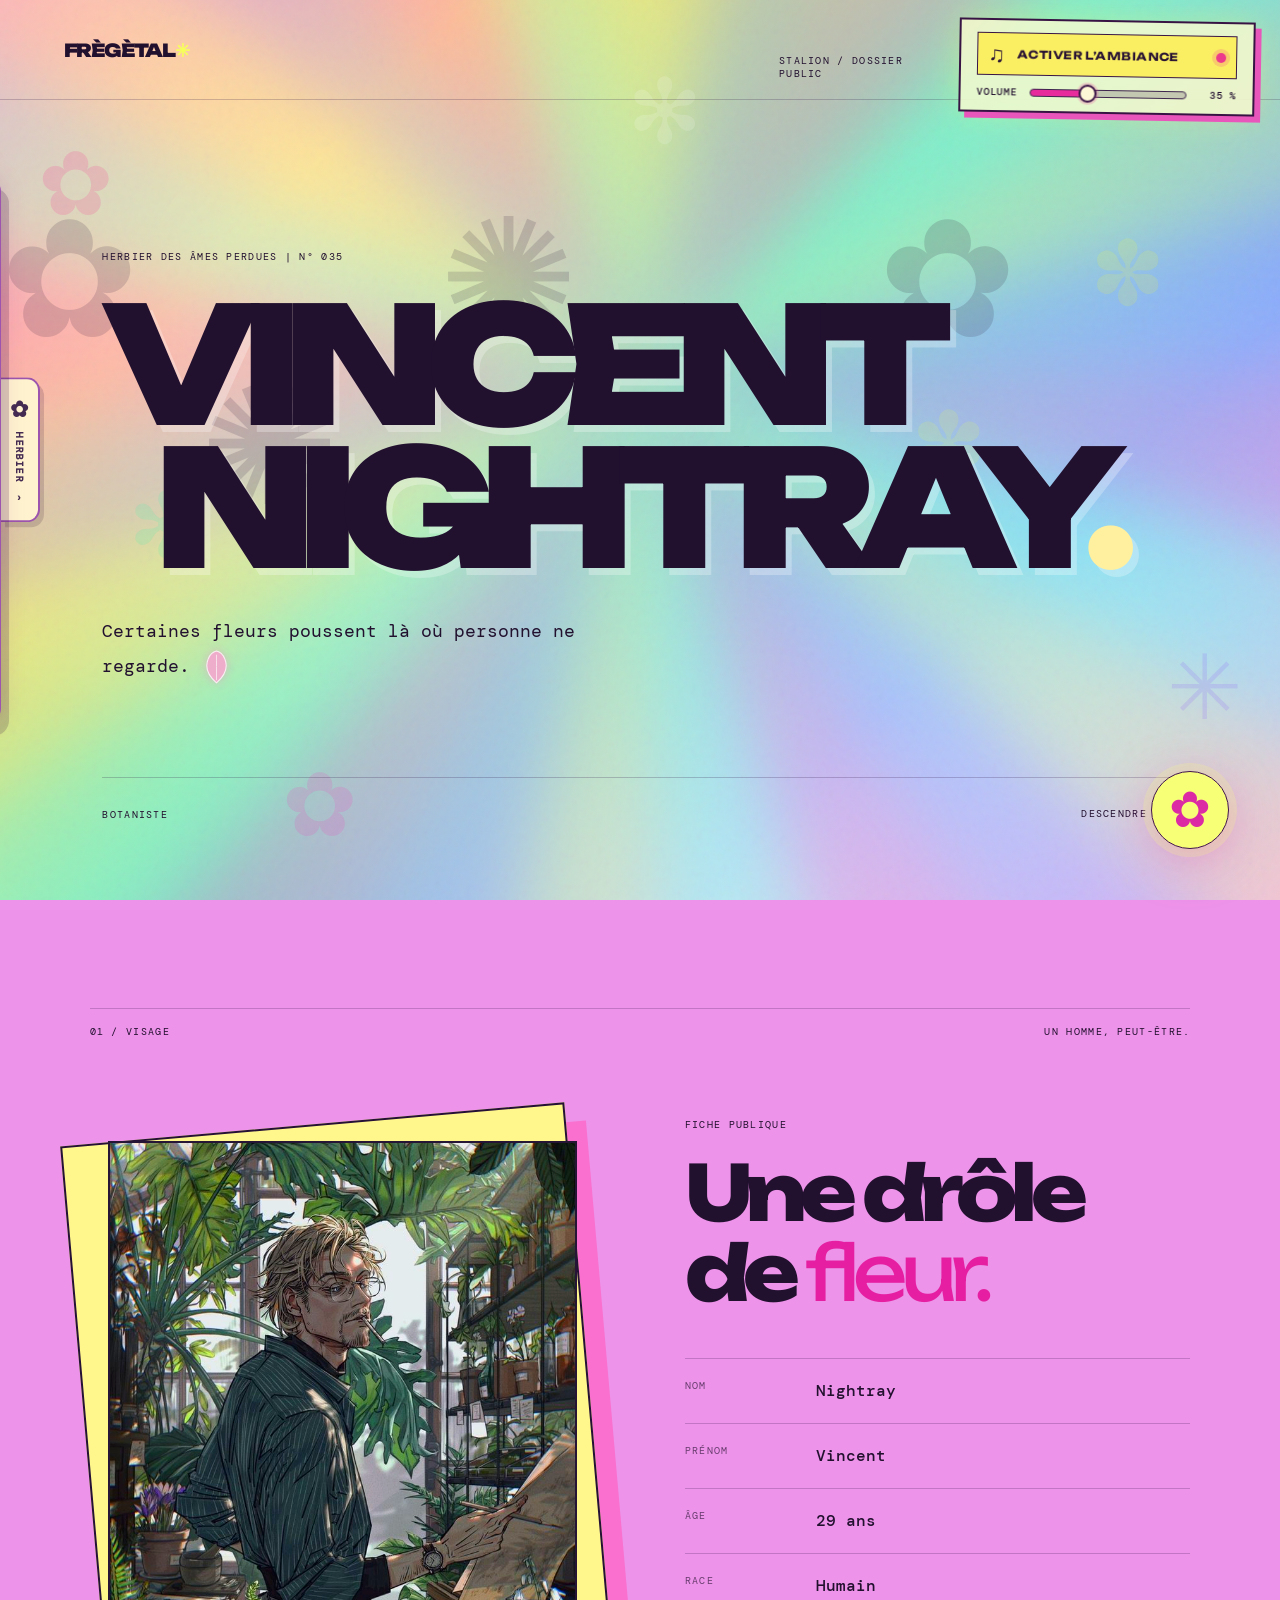
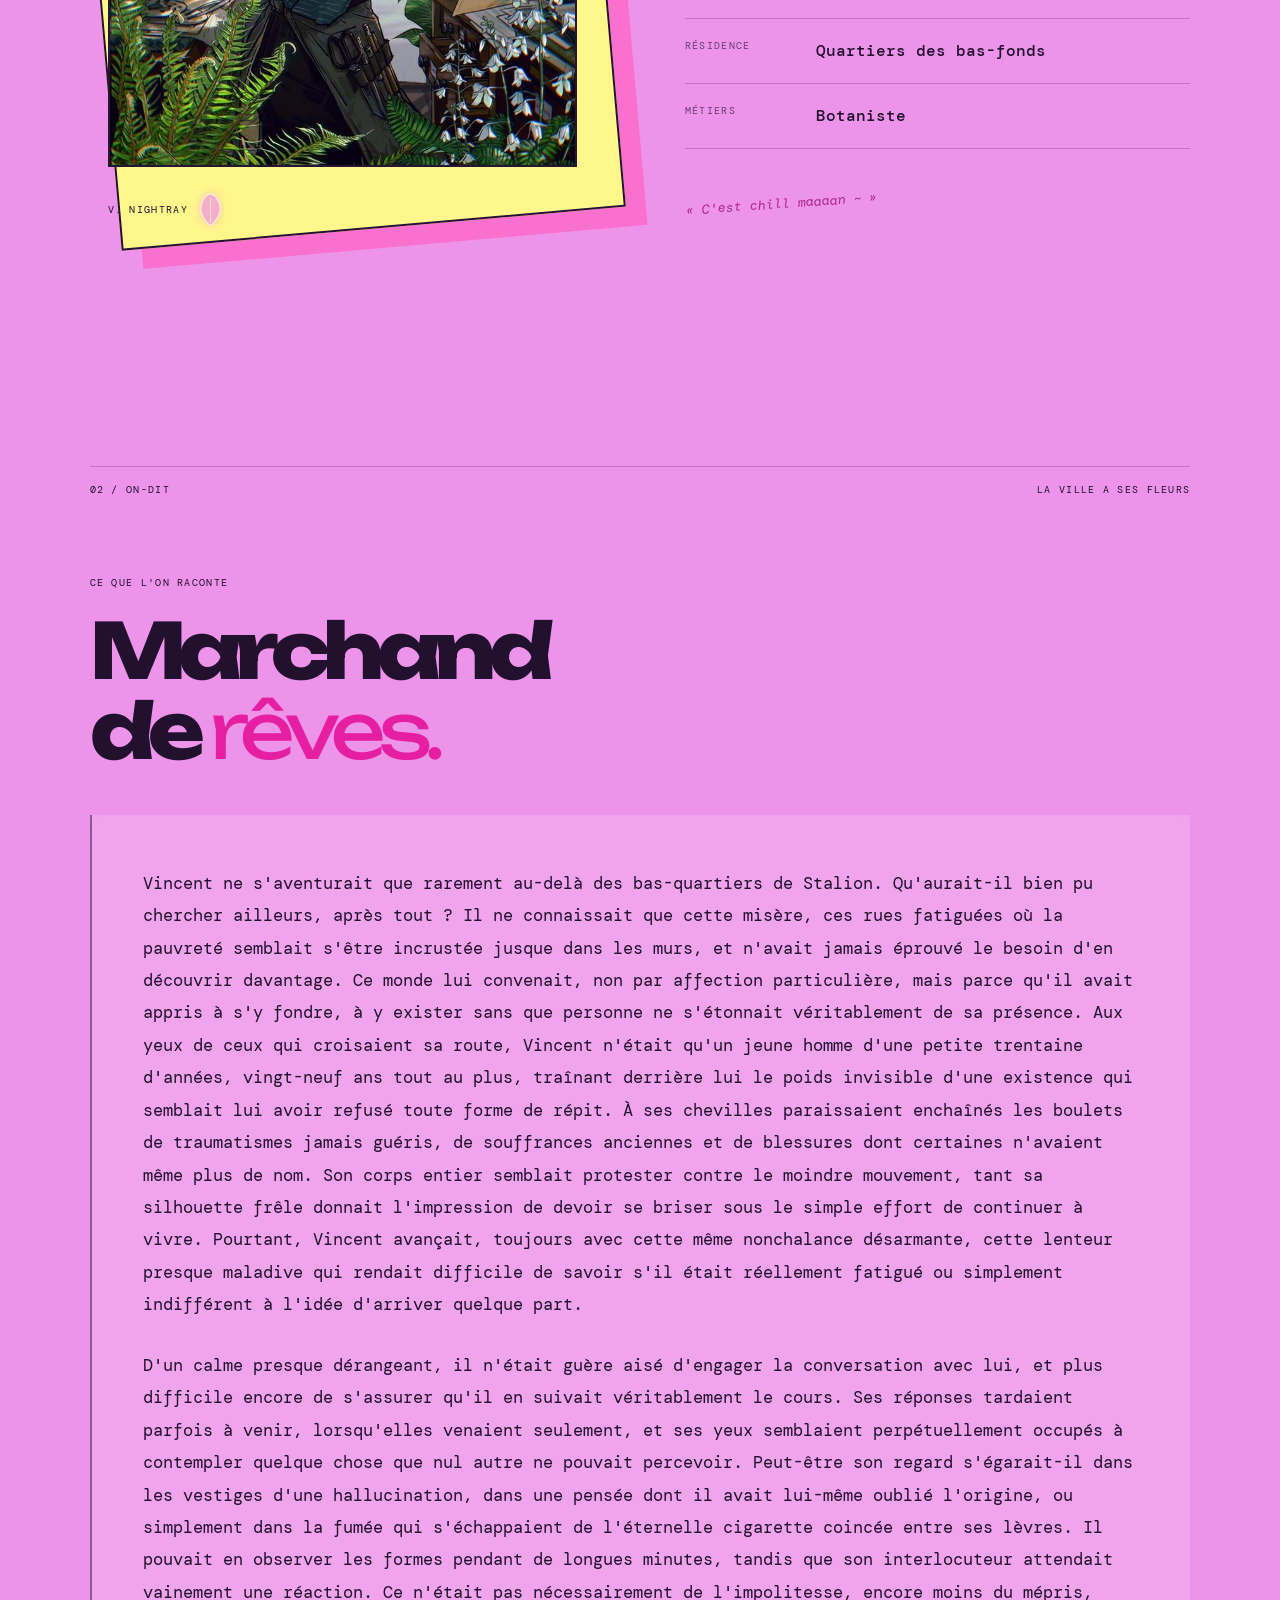
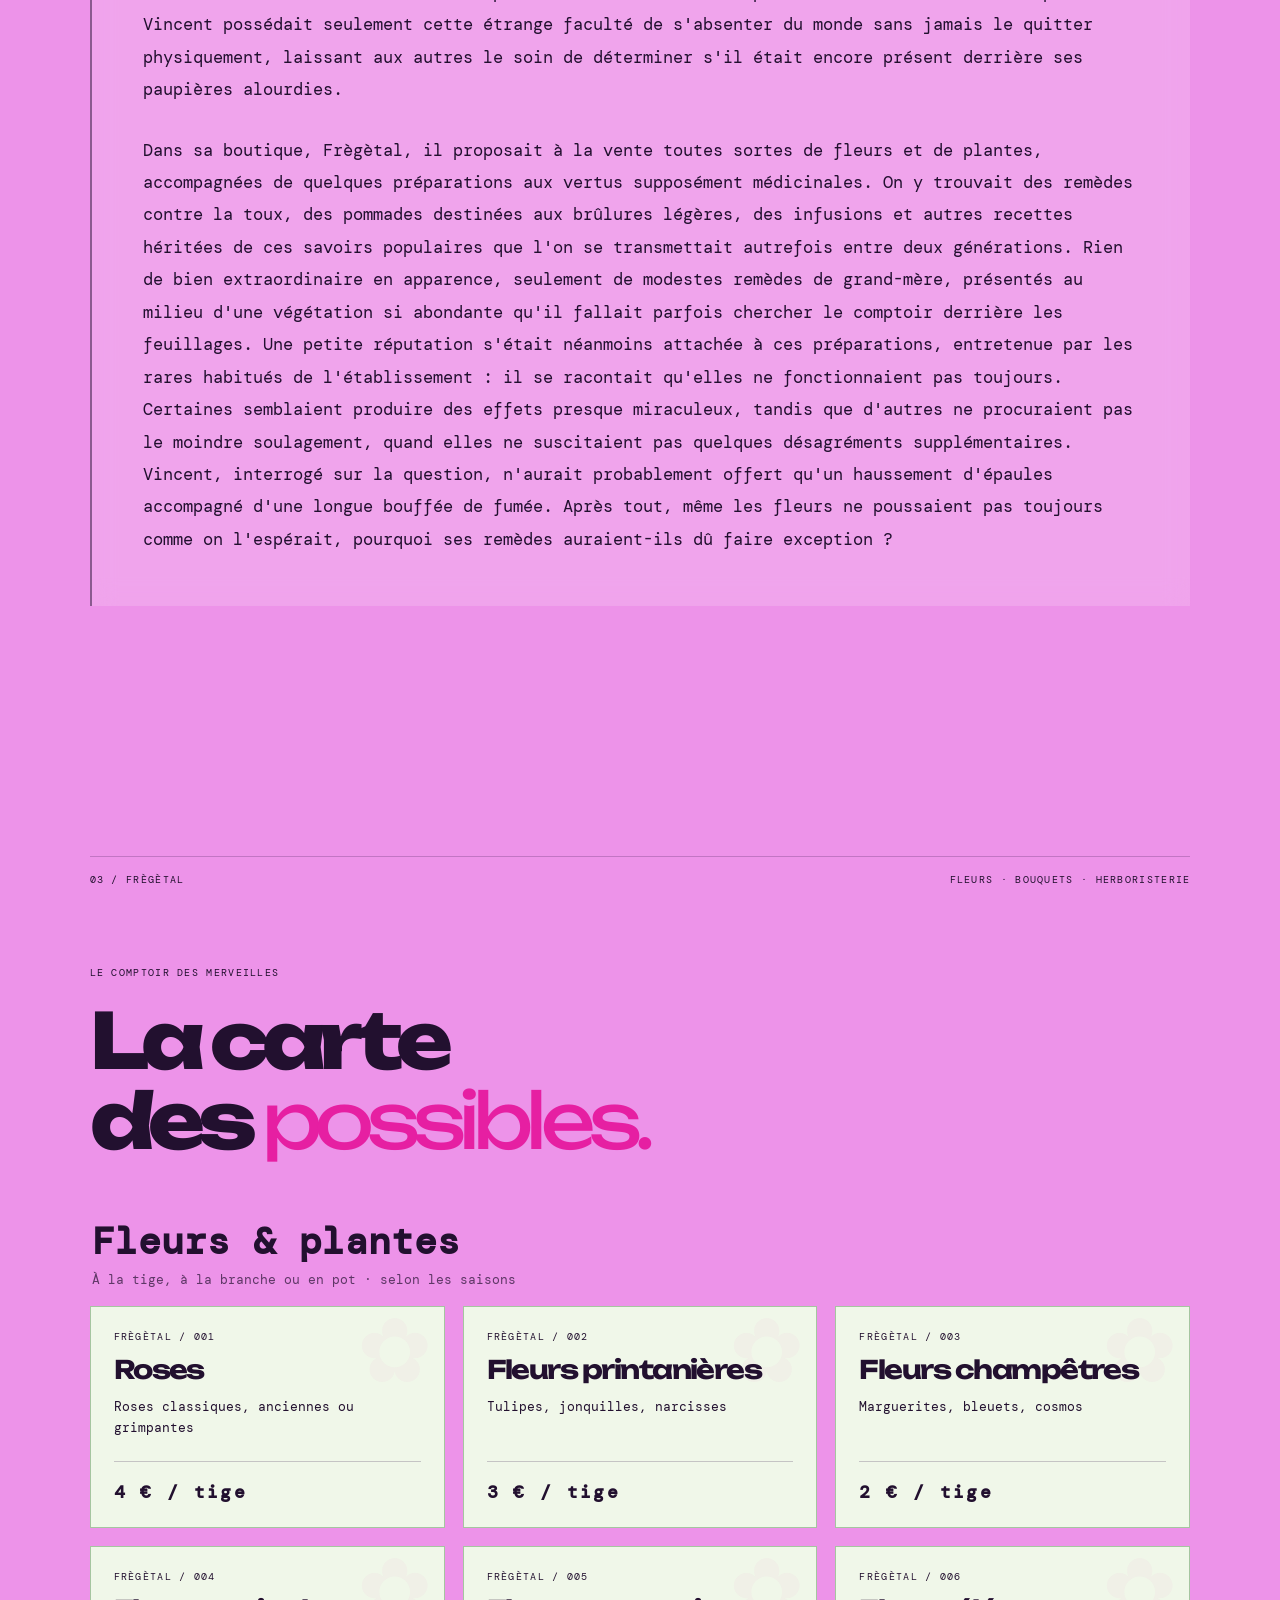
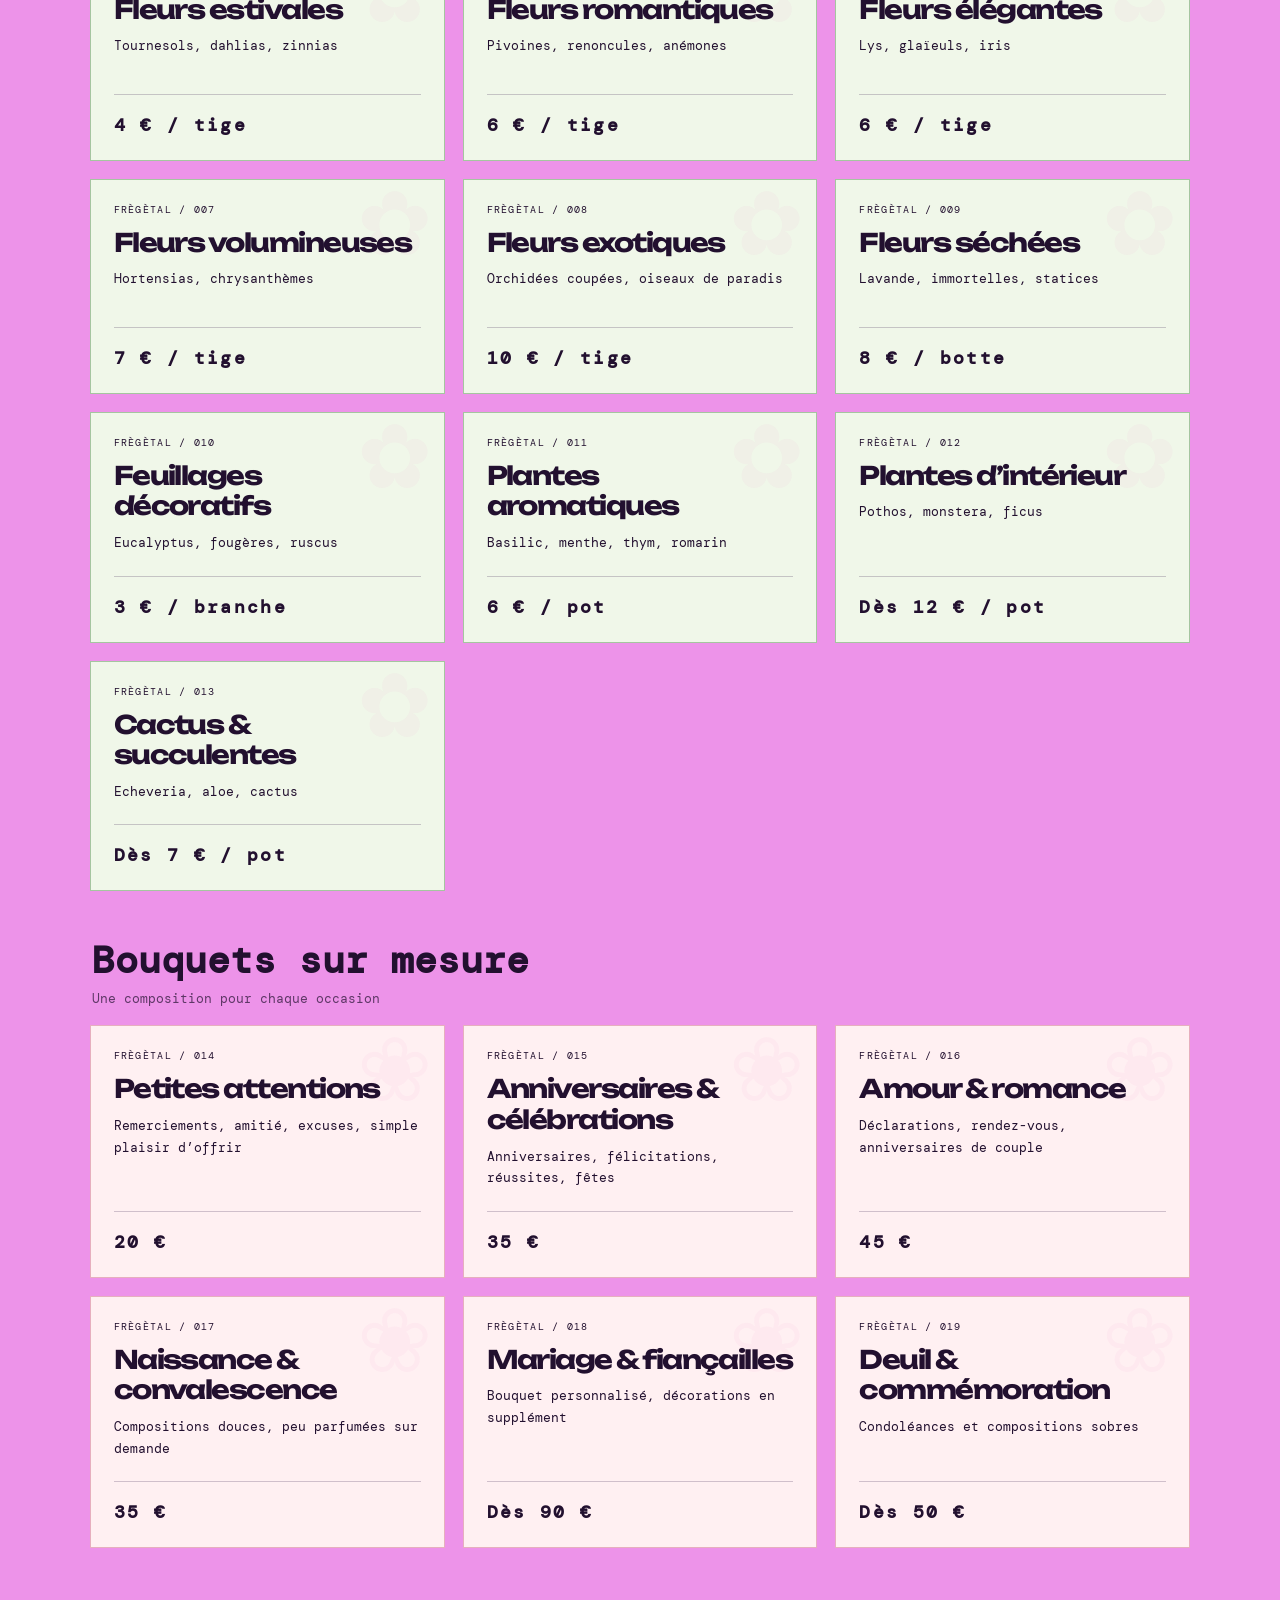
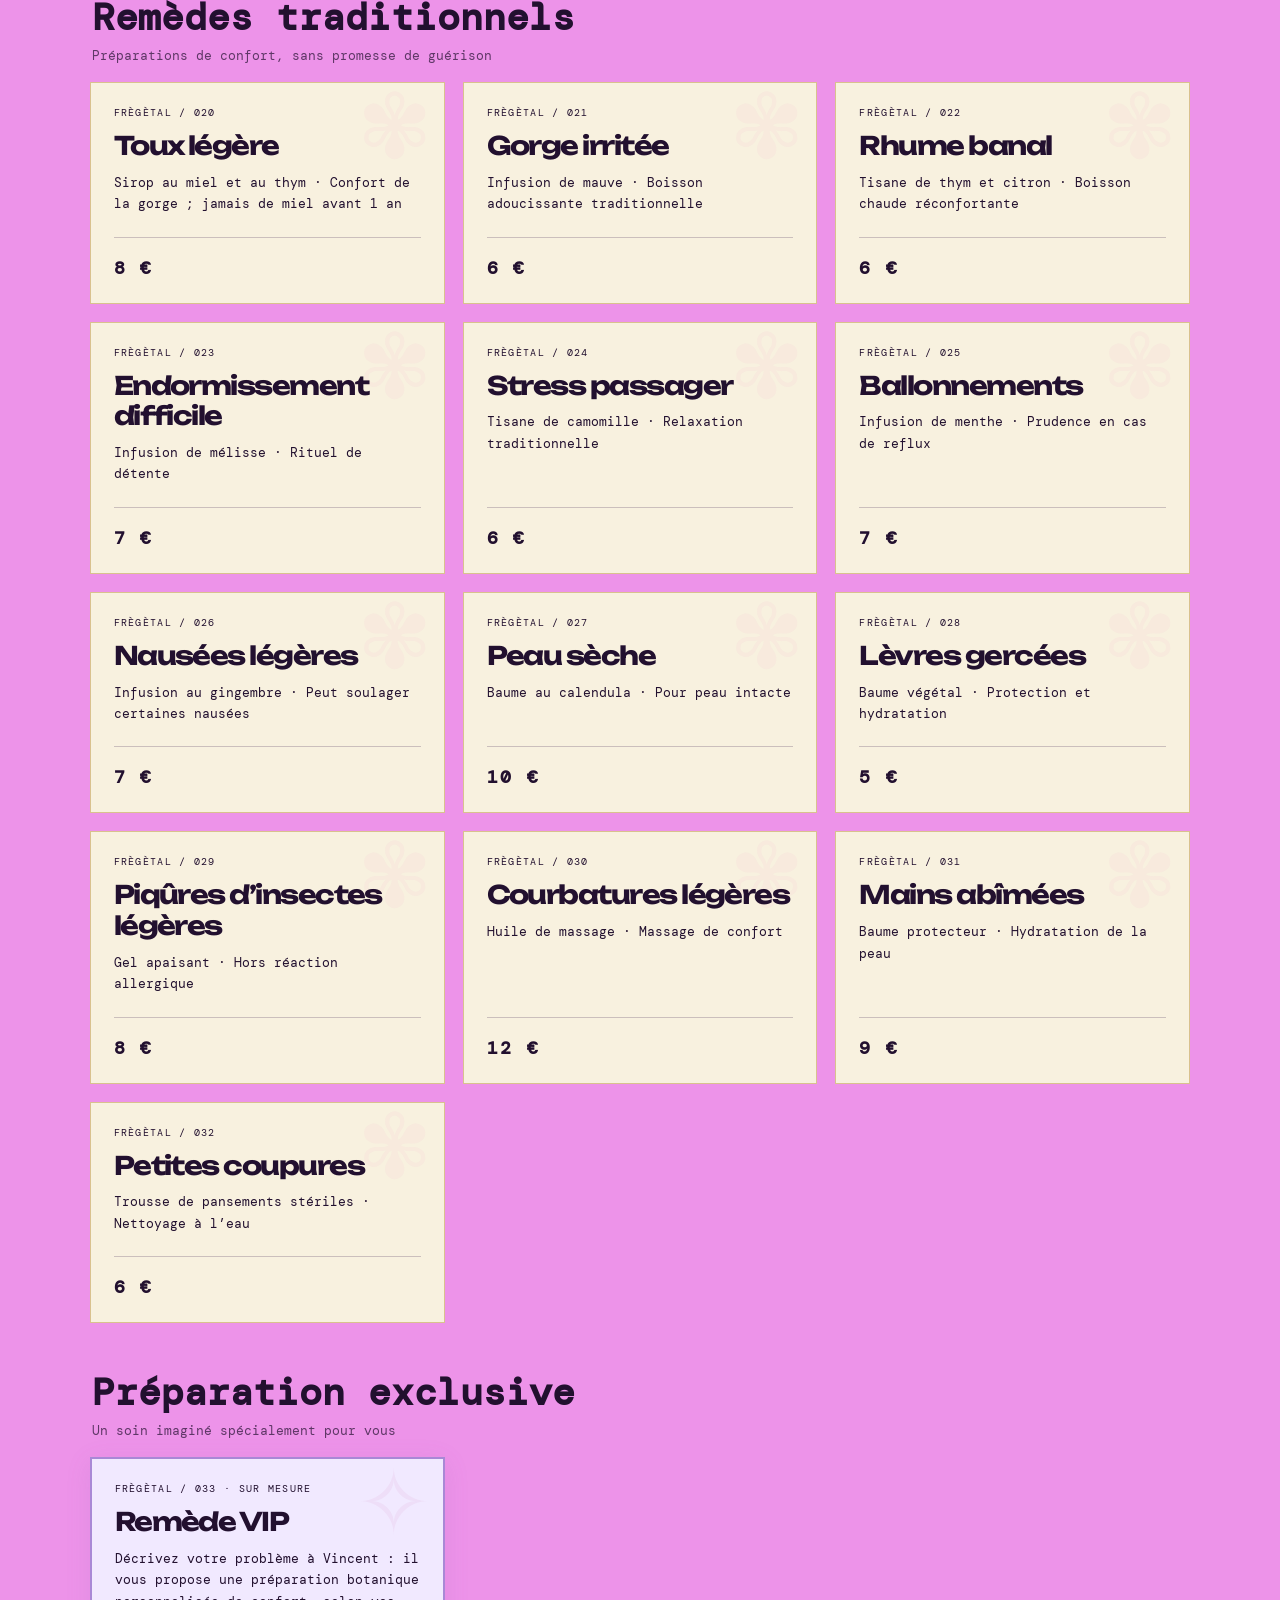
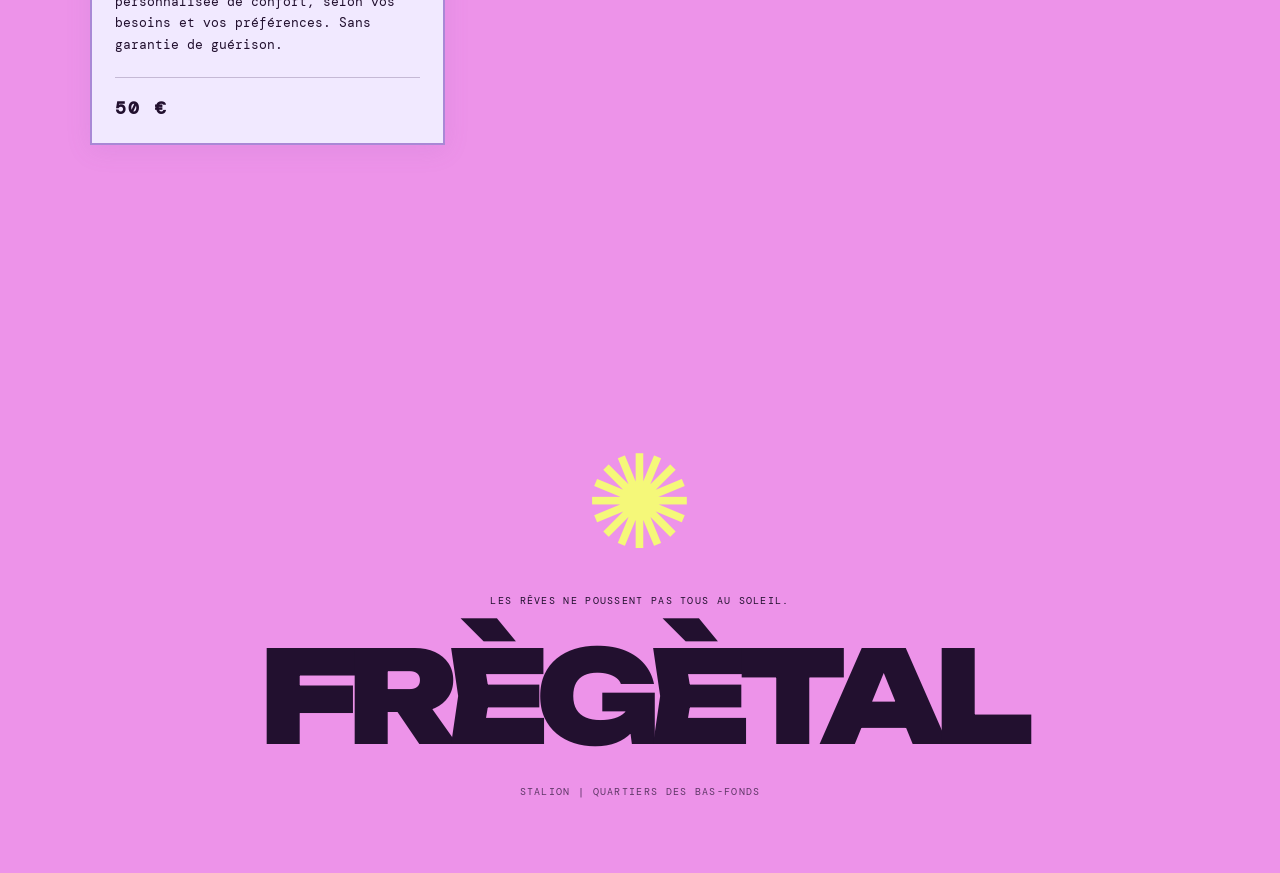
<file: index.html>
<!DOCTYPE html>

<html lang="fr">
<head>
<meta charset="utf-8"/>
<meta content="width=device-width, initial-scale=1" name="viewport"/>
<meta content="#d450eb" name="theme-color"/>
<title>Vincent Nightray | Frègètal</title>
<link href="https://fonts.googleapis.com" rel="preconnect"/>
<link crossorigin="" href="https://fonts.gstatic.com" rel="preconnect"/>
<link href="https://fonts.googleapis.com/css2?family=DM+Mono:wght@400;500&amp;family=Unbounded:wght@400;500;600;700;900&amp;display=swap" rel="stylesheet"/>
<link href="css/style.css" rel="stylesheet"/>
<script defer="" src="js/script.js"></script>
<link rel="icon" type="image/png" href="favicon.png">
</head>
<body class="dream">
<div aria-hidden="true" class="dream-field"><div class="aurora a1"></div><div class="aurora a2"></div><div class="aurora a3"></div><div class="spiral"></div><div class="noise"></div></div>
<div aria-hidden="true" class="nightmare-field"><div class="dead-orbit"></div><div class="scanlines"></div><div class="glitch-vein vein-one"></div><div class="glitch-vein vein-two"></div></div>
<div aria-hidden="true" class="crash-flash"></div>
<!-- Parasite : visible uniquement pendant le cauchemar. -->
<div aria-hidden="true" class="centipede-layer" id="centipedeLayer"></div>
<div aria-hidden="true" class="parasite-interference" id="parasiteInterference"></div>
<div aria-hidden="true" class="floating-seeds"><span>✿</span><span>✽</span><span>✻</span><span>✳</span><span>✿</span><span>✽</span><span>✻</span></div>
<header class="topbar">
<a aria-label="Retour en haut" class="brand" href="#accueil">FRÈGÈTAL <span>✳</span></a>
<div class="top-right">
  <span class="edition">STALION / DOSSIER PUBLIC</span>
  <div class="sound-console" id="soundConsole" aria-label="Commandes de l’ambiance sonore">
    <button aria-label="Activer la musique" aria-pressed="false" class="sound-button" id="soundToggle" type="button">
      <span class="sound-symbol" aria-hidden="true">♫</span>
      <span class="sound-button-text" id="soundButtonText">ACTIVER L’AMBIANCE</span>
      <span class="sound-led" aria-hidden="true"></span>
    </button>
    <div class="sound-volume">
      <label for="soundVolume">VOLUME</label>
      <input id="soundVolume" type="range" min="0" max="100" value="35" step="1" aria-label="Volume de la musique et des parasites sonores" />
      <output for="soundVolume" id="soundVolumeValue">35 %</output>
    </div>
  </div>
</div>
</header>
<main id="accueil">
<section aria-labelledby="hero-title" class="hero">
<div aria-hidden="true" class="hero-orbit">✿   ✺   ✿   ✺</div>
<p class="eyebrow reveal">HERBIER DES ÂMES PERDUES | N° 035</p>
<h1 class="hero-title reveal" id="hero-title"><span>VINCENT</span><span class="last-name">NIGHTRAY<span class="dot">.</span></span></h1>
<p class="hero-subtitle reveal">Certaines fleurs poussent là où personne ne regarde. <button class="hidden-petal dream-petal" data-petal="1" aria-label="Un pétale dissimulé dans la devise" title="Quelque chose brille ici"><svg class="hidden-petal-art" viewBox="0 0 52 72" aria-hidden="true"><path d="M26 66 C9 51 3 35 10 19 C14 9 22 5 26 4 C30 5 38 9 42 19 C49 35 43 51 26 66Z"/><path d="M26 60 C26 42 26 24 26 12" class="petal-vein"/></svg></button></p>
<div class="hero-foot reveal"><span id="heroProfession">BOTANISTE</span><a class="down-link" href="#portrait">DESCENDRE <span>↓</span></a></div>
</section>
<section aria-labelledby="identity-title" class="identity section-shell" id="portrait">
<div class="section-marker"><span>01 / VISAGE</span><span>UN HOMME, PEUT-ÊTRE.</span></div>
<div class="identity-grid">
<div class="portrait-wrap reveal">
<div class="portrait-backdrop"></div>
<div class="portrait-frame">
<img alt="Portrait de Vincent Nightray" id="vincentPortrait" onerror="this.classList.add('missing')" src="assets/images/portrait.jpg"/>
<div aria-hidden="true" class="portrait-placeholder"><span>✺</span></div>
</div>
<div class="portrait-caption"><span>V. NIGHTRAY <button class="hidden-petal dream-petal" data-petal="0" aria-label="Un pétale dissimulé dans la légende du portrait" title="Une étrange petite fleur"><svg class="hidden-petal-art" viewBox="0 0 52 72" aria-hidden="true"><path d="M26 66 C9 51 3 35 10 19 C14 9 22 5 26 4 C30 5 38 9 42 19 C49 35 43 51 26 66Z"/><path d="M26 60 C26 42 26 24 26 12" class="petal-vein"/></svg></button></span></div>
</div>
<div class="identity-data reveal">
<p class="kicker">FICHE PUBLIQUE</p>
<h2 id="identity-title">Une drôle<br/>de <em>fleur.</em></h2>
<dl class="fact-list">
<div><dt>NOM</dt><dd>Nightray</dd></div>
<div><dt>PRÉNOM</dt><dd>Vincent</dd></div>
<div><dt>ÂGE</dt><dd id="ageValue">29 ans</dd></div>
<div><dt>RACE</dt><dd id="raceValue">Humain</dd></div>
<div><dt>RÉSIDENCE</dt><dd>Quartiers des bas-fonds</dd></div>
<div><dt>MÉTIERS</dt><dd id="jobsValue">Botaniste</dd></div>
</dl>
<p class="scribble">« C'est chill maaaan ~ » <button class="hidden-petal nightmare-petal" data-petal="2" aria-label="Un pétale dissimulé dans la note" title="Une trace..."><svg class="hidden-petal-art" viewBox="0 0 52 72" aria-hidden="true"><path d="M26 66 C9 51 3 35 10 19 C14 9 22 5 26 4 C30 5 38 9 42 19 C49 35 43 51 26 66Z"/><path d="M26 60 C26 42 26 24 26 12" class="petal-vein"/></svg></button></p>
</div>
</div>
</section>
<section aria-labelledby="reputation-title" class="reputation section-shell" id="reputation">
<div class="section-marker"><span>02 / ON-DIT</span><span>LA VILLE A SES FLEURS</span></div>
<div class="reputation-header reveal"><p class="kicker">CE QUE L'ON RACONTE</p><h2 id="reputation-title">Marchand<br/>de <em>rêves.</em></h2><button class="hidden-petal nightmare-petal" data-petal="3" aria-label="Un pétale dissimulé dans la réputation" title="Un fragment noirci"><svg class="hidden-petal-art" viewBox="0 0 52 72" aria-hidden="true"><path d="M26 66 C9 51 3 35 10 19 C14 9 22 5 26 4 C30 5 38 9 42 19 C49 35 43 51 26 66Z"/><path d="M26 60 C26 42 26 24 26 12" class="petal-vein"/></svg></button></div>
<div class="prose reveal"><div class="reputation-version" id="dreamReputation"><p>Vincent ne s'aventurait que rarement au-delà des bas-quartiers de Stalion. Qu'aurait-il bien pu chercher ailleurs, après tout ? Il ne connaissait que cette misère, ces rues fatiguées où la pauvreté semblait s'être incrustée jusque dans les murs, et n'avait jamais éprouvé le besoin d'en découvrir davantage. Ce monde lui convenait, non par affection particulière, mais parce qu'il avait appris à s'y fondre, à y exister sans que personne ne s'étonnait véritablement de sa présence. Aux yeux de ceux qui croisaient sa route, Vincent n'était qu'un jeune homme d'une petite trentaine d'années, vingt-neuf ans tout au plus, traînant derrière lui le poids invisible d'une existence qui semblait lui avoir refusé toute forme de répit. À ses chevilles paraissaient enchaînés les boulets de traumatismes jamais guéris, de souffrances anciennes et de blessures dont certaines n'avaient même plus de nom. Son corps entier semblait protester contre le moindre mouvement, tant sa silhouette frêle donnait l'impression de devoir se briser sous le simple effort de continuer à vivre. Pourtant, Vincent avançait, toujours avec cette même nonchalance désarmante, cette lenteur presque maladive qui rendait difficile de savoir s'il était réellement fatigué ou simplement indifférent à l'idée d'arriver quelque part.</p><p>D'un calme presque dérangeant, il n'était guère aisé d'engager la conversation avec lui, et plus difficile encore de s'assurer qu'il en suivait véritablement le cours. Ses réponses tardaient parfois à venir, lorsqu'elles venaient seulement, et ses yeux semblaient perpétuellement occupés à contempler quelque chose que nul autre ne pouvait percevoir. Peut-être son regard s'égarait-il dans les vestiges d'une hallucination, dans une pensée dont il avait lui-même oublié l'origine, ou simplement dans la fumée qui s'échappaient de l'éternelle cigarette coincée entre ses lèvres. Il pouvait en observer les formes pendant de longues minutes, tandis que son interlocuteur attendait vainement une réaction. Ce n'était pas nécessairement de l'impolitesse, encore moins du mépris, Vincent possédait seulement cette étrange faculté de s'absenter du monde sans jamais le quitter physiquement, laissant aux autres le soin de déterminer s'il était encore présent derrière ses paupières alourdies.</p><p>Dans sa boutique, Frègètal, il proposait à la vente toutes sortes de fleurs et de plantes, accompagnées de quelques préparations aux vertus supposément médicinales. On y trouvait des remèdes contre la toux, des pommades destinées aux brûlures légères, des infusions et autres recettes héritées de ces savoirs populaires que l'on se transmettait autrefois entre deux générations. Rien de bien extraordinaire en apparence, seulement de modestes remèdes de grand-mère, présentés au milieu d'une végétation si abondante qu'il fallait parfois chercher le comptoir derrière les feuillages. Une petite réputation s'était néanmoins attachée à ces préparations, entretenue par les rares habitués de l'établissement : il se racontait qu'elles ne fonctionnaient pas toujours. Certaines semblaient produire des effets presque miraculeux, tandis que d'autres ne procuraient pas le moindre soulagement, quand elles ne suscitaient pas quelques désagréments supplémentaires. Vincent, interrogé sur la question, n'aurait probablement offert qu'un haussement d'épaules accompagné d'une longue bouffée de fumée. Après tout, même les fleurs ne poussaient pas toujours comme on l'espérait, pourquoi ses remèdes auraient-ils dû faire exception ?</p></div><div class="reputation-version" hidden="" id="nightmareReputation"><p>Si Vincent pouvait prétendre à une certaine renommée, ce n’était certainement pas grâce aux modestes remèdes qui garnissaient les étagères de Frègètal, mais plutôt à la qualité de marchandises autrement moins avouables. Le cannabis constituait l’essentiel de son commerce clandestin, bien que toutes sortes de substances illicites figuraient également parmi ses spécialités. Il approvisionnait aussi bien quelques consommateurs isolés que des organisations criminelles dont les membres, parfois, venaient négocier avec lui des quantités plus importantes. Car si Vincent ne possédait ni le tempérament ni les ambitions d’un véritable trafiquant, il excellait dans un domaine que ses clients savaient apprécier : la qualité de ses produits. Cultivées sur ses propres terres, entretenues de ses mains et étudiées avec une patience presque obsessionnelle, ses plantes bénéficiaient d’un savoir-faire qu’il avait perfectionné au fil des décennies. Ses préparations jouissaient ainsi d’une réputation particulière pour leur pureté et la constance de leurs effets. Jamais il ne cherchait à les diluer avec des substances de moindre qualité pour en augmenter artificiellement la quantité ou les bénéfices. Non par scrupule moral, ni même par souci véritable de la santé de ses acheteurs, mais parce qu’il considérait ces mélanges comme une manière regrettable de gâcher son travail. Il pouvait se montrer profondément négligent envers lui-même, mais lorsqu’il s’agissait de ses cultures et de ses préparations, Vincent retrouvait une rigueur presque surprenante.</p><p>Il ne déployait d’ailleurs pas davantage d’efforts pour dissimuler sa véritable nature. Il suffisait parfois d’une question un peu trop curieuse, d’une observation suffisamment attentive ou d’un mouvement de ses lèvres pour apercevoir les canines anormalement longues qui trahissaient son appartenance à la race vampirique. Vincent ne le criait pas sur tous les toits, certes, mais n’éprouvait aucune inquiétude particulière à l’idée que quelqu’un puisse le découvrir. À quoi bon s’en alarmer ? Avec ou sans crocs, il demeurait ce même homme décharné, aux gestes lents et au regard perpétuellement absent, dont la silhouette semblait davantage appeler la pitié que la méfiance. Et, quelque part, cette impression n’était pas entièrement trompeuse. Vincent était effectivement inoffensif dans bien des circonstances, incapable de rendre un coup ou de défendre sa propre personne avec la moindre conviction. Seulement, il aurait été imprudent de confondre cette absence d’agressivité avec une quelconque bonté. Certaines fréquentations, quelques occasions malheureuses et sa curiosité scientifique pouvaient le conduire à des extrémités autrement plus inquiétantes. Si la confection d’un remède ou la réussite d’une expérience exigeait un sacrifice, Vincent pouvait parfaitement envisager de le consentir, sans que le regret ou le remords ne vienne nécessairement troubler sa conscience. Il ne semblait pas éprouver suffisamment d’empathie pour mesurer pleinement la portée de certains de ses actes, et la souffrance d’autrui demeurait parfois, à ses yeux, une conséquence parmi d’autres plutôt qu’une raison de renoncer.</p><p>Il était d’autant plus difficile à cerner qu’il ne semblait avoir absolument rien à perdre. Menacer Vincent relevait presque de l’absurde : la perspective de mourir ne l’effrayait guère davantage que celle de continuer à vivre, et la douleur, depuis longtemps, avait cessé de constituer un argument particulièrement convaincant. Il n’était ni courageux ni téméraire, simplement dépourvu de cet instinct de préservation qui pousse ordinairement les hommes à protéger ce qu’ils possèdent. Obéissant, docile, rarement enclin à contredire quiconque, il pouvait se laisser entraîner dans les affaires les plus douteuses sans véritablement chercher à en comprendre les enjeux. Lui confier un secret n’offrait d’ailleurs aucune garantie de discrétion. Si le révéler à quelqu’un lui permettait de retrouver sa tranquillité, il pouvait parfaitement le faire sans éprouver la moindre culpabilité, non par malveillance, mais parce que la notion même de loyauté lui échappait parfois lorsqu’elle entrait en conflit avec son besoin de paix. Encore fallait-il qu’il se souvienne de ce qu’on lui avait confié : certaines confidences disparaissaient de son esprit presque aussitôt prononcées, englouties dans cette brume permanente où se mêlaient les souvenirs, les hallucinations et les pensées inachevées.</p><p>Car Vincent demeurait, avant toute chose, prisonnier de ses dépendances. Les années, les expériences et même sa transformation vampirique n’avaient jamais réussi à le délivrer de cette emprise, elles lui avaient tout au plus permis d’en repousser les limites. Il n’était pratiquement jamais sobre. Quelque substance circulait toujours dans son organisme, entretenant cette torpeur familière dont il avait fait son état naturel, au point que la lucidité lui paraissait presque plus étrangère que l’ivresse. Ses pupilles, fréquemment dilatées, trahissaient ce que ses gestes languissants et ses silences interminables laissaient déjà deviner. Vincent vivait dans un monde dont les contours demeuraient perpétuellement incertains, un monde qu’il préférait observer à travers le voile des substances plutôt que d’affronter dans toute sa netteté. Et peut-être était-ce là ce qui le rendait véritablement imprévisible : non pas la cruauté d’un homme qui désirait faire le mal, mais l’indifférence de quelqu’un qui avait depuis longtemps cessé de distinguer clairement ce qui devait avoir de l’importance.</p></div></div>
</section>
<section aria-labelledby="catalogue-title" class="catalogue section-shell" id="catalogue">
<div class="section-marker"><span>03 / FRÈGÈTAL</span><span>FLEURS · BOUQUETS · HERBORISTERIE</span></div>
<div class="catalogue-header reveal"><p class="kicker">LE COMPTOIR DES MERVEILLES</p><h2 id="catalogue-title">La carte<br/>des <em>possibles.</em></h2></div>
<div class="product-grid" id="productGrid">
<div class="dream-products dream-catalogue"><section class="dream-catalog-section"><header class="dream-category-heading"><h3>Fleurs & plantes</h3><p>À la tige, à la branche ou en pot · selon les saisons</p></header><div class="dream-mini-grid"><article class="product-card dream-product dream-mini dream-flowers"><span class="product-symbol" aria-hidden="true">✿</span><span class="product-number">FRÈGÈTAL / 001</span><h3>Roses</h3><p>Roses classiques, anciennes ou grimpantes</p><span class="product-price">4 € / tige</span></article><article class="product-card dream-product dream-mini dream-flowers"><span class="product-symbol" aria-hidden="true">✿</span><span class="product-number">FRÈGÈTAL / 002</span><h3>Fleurs printanières</h3><p>Tulipes, jonquilles, narcisses</p><span class="product-price">3 € / tige</span></article><article class="product-card dream-product dream-mini dream-flowers"><span class="product-symbol" aria-hidden="true">✿</span><span class="product-number">FRÈGÈTAL / 003</span><h3>Fleurs champêtres</h3><p>Marguerites, bleuets, cosmos</p><span class="product-price">2 € / tige</span></article><article class="product-card dream-product dream-mini dream-flowers"><span class="product-symbol" aria-hidden="true">✿</span><span class="product-number">FRÈGÈTAL / 004</span><h3>Fleurs estivales</h3><p>Tournesols, dahlias, zinnias</p><span class="product-price">4 € / tige</span></article><article class="product-card dream-product dream-mini dream-flowers"><span class="product-symbol" aria-hidden="true">✿</span><span class="product-number">FRÈGÈTAL / 005</span><h3>Fleurs romantiques</h3><p>Pivoines, renoncules, anémones</p><span class="product-price">6 € / tige</span></article><article class="product-card dream-product dream-mini dream-flowers"><span class="product-symbol" aria-hidden="true">✿</span><span class="product-number">FRÈGÈTAL / 006</span><h3>Fleurs élégantes</h3><p>Lys, glaïeuls, iris</p><span class="product-price">6 € / tige</span></article><article class="product-card dream-product dream-mini dream-flowers"><span class="product-symbol" aria-hidden="true">✿</span><span class="product-number">FRÈGÈTAL / 007</span><h3>Fleurs volumineuses</h3><p>Hortensias, chrysanthèmes</p><span class="product-price">7 € / tige</span></article><article class="product-card dream-product dream-mini dream-flowers"><span class="product-symbol" aria-hidden="true">✿</span><span class="product-number">FRÈGÈTAL / 008</span><h3>Fleurs exotiques</h3><p>Orchidées coupées, oiseaux de paradis</p><span class="product-price">10 € / tige</span></article><article class="product-card dream-product dream-mini dream-flowers"><span class="product-symbol" aria-hidden="true">✿</span><span class="product-number">FRÈGÈTAL / 009</span><h3>Fleurs séchées</h3><p>Lavande, immortelles, statices</p><span class="product-price">8 € / botte</span></article><article class="product-card dream-product dream-mini dream-flowers"><span class="product-symbol" aria-hidden="true">✿</span><span class="product-number">FRÈGÈTAL / 010</span><h3>Feuillages décoratifs</h3><p>Eucalyptus, fougères, ruscus</p><span class="product-price">3 € / branche</span></article><article class="product-card dream-product dream-mini dream-flowers"><span class="product-symbol" aria-hidden="true">✿</span><span class="product-number">FRÈGÈTAL / 011</span><h3>Plantes aromatiques</h3><p>Basilic, menthe, thym, romarin</p><span class="product-price">6 € / pot</span></article><article class="product-card dream-product dream-mini dream-flowers"><span class="product-symbol" aria-hidden="true">✿</span><span class="product-number">FRÈGÈTAL / 012</span><h3>Plantes d’intérieur</h3><p>Pothos, monstera, ficus</p><span class="product-price">Dès 12 € / pot</span></article><article class="product-card dream-product dream-mini dream-flowers"><span class="product-symbol" aria-hidden="true">✿</span><span class="product-number">FRÈGÈTAL / 013</span><h3>Cactus &amp; succulentes</h3><p>Echeveria, aloe, cactus</p><span class="product-price">Dès 7 € / pot</span></article></div></section><section class="dream-catalog-section"><header class="dream-category-heading"><h3>Bouquets sur mesure</h3><p>Une composition pour chaque occasion</p></header><div class="dream-mini-grid"><article class="product-card dream-product dream-mini dream-bouquets"><span class="product-symbol" aria-hidden="true">❀</span><span class="product-number">FRÈGÈTAL / 014</span><h3>Petites attentions</h3><p>Remerciements, amitié, excuses, simple plaisir d’offrir</p><span class="product-price">20 €</span></article><article class="product-card dream-product dream-mini dream-bouquets"><span class="product-symbol" aria-hidden="true">❀</span><span class="product-number">FRÈGÈTAL / 015</span><h3>Anniversaires &amp; célébrations</h3><p>Anniversaires, félicitations, réussites, fêtes</p><span class="product-price">35 €</span></article><article class="product-card dream-product dream-mini dream-bouquets"><span class="product-symbol" aria-hidden="true">❀</span><span class="product-number">FRÈGÈTAL / 016</span><h3>Amour &amp; romance</h3><p>Déclarations, rendez-vous, anniversaires de couple</p><span class="product-price">45 €</span></article><article class="product-card dream-product dream-mini dream-bouquets"><span class="product-symbol" aria-hidden="true">❀</span><span class="product-number">FRÈGÈTAL / 017</span><h3>Naissance &amp; convalescence</h3><p>Compositions douces, peu parfumées sur demande</p><span class="product-price">35 €</span></article><article class="product-card dream-product dream-mini dream-bouquets"><span class="product-symbol" aria-hidden="true">❀</span><span class="product-number">FRÈGÈTAL / 018</span><h3>Mariage &amp; fiançailles</h3><p>Bouquet personnalisé, décorations en supplément</p><span class="product-price">Dès 90 €</span></article><article class="product-card dream-product dream-mini dream-bouquets"><span class="product-symbol" aria-hidden="true">❀</span><span class="product-number">FRÈGÈTAL / 019</span><h3>Deuil &amp; commémoration</h3><p>Condoléances et compositions sobres</p><span class="product-price">Dès 50 €</span></article></div></section><section class="dream-catalog-section"><header class="dream-category-heading"><h3>Remèdes traditionnels</h3><p>Préparations de confort, sans promesse de guérison</p></header><div class="dream-mini-grid"><article class="product-card dream-product dream-mini dream-remedies"><span class="product-symbol" aria-hidden="true">✾</span><span class="product-number">FRÈGÈTAL / 020</span><h3>Toux légère</h3><p>Sirop au miel et au thym · Confort de la gorge ; jamais de miel avant 1 an</p><span class="product-price">8 €</span></article><article class="product-card dream-product dream-mini dream-remedies"><span class="product-symbol" aria-hidden="true">✾</span><span class="product-number">FRÈGÈTAL / 021</span><h3>Gorge irritée</h3><p>Infusion de mauve · Boisson adoucissante traditionnelle</p><span class="product-price">6 €</span></article><article class="product-card dream-product dream-mini dream-remedies"><span class="product-symbol" aria-hidden="true">✾</span><span class="product-number">FRÈGÈTAL / 022</span><h3>Rhume banal</h3><p>Tisane de thym et citron · Boisson chaude réconfortante</p><span class="product-price">6 €</span></article><article class="product-card dream-product dream-mini dream-remedies"><span class="product-symbol" aria-hidden="true">✾</span><span class="product-number">FRÈGÈTAL / 023</span><h3>Endormissement difficile</h3><p>Infusion de mélisse · Rituel de détente</p><span class="product-price">7 €</span></article><article class="product-card dream-product dream-mini dream-remedies"><span class="product-symbol" aria-hidden="true">✾</span><span class="product-number">FRÈGÈTAL / 024</span><h3>Stress passager</h3><p>Tisane de camomille · Relaxation traditionnelle</p><span class="product-price">6 €</span></article><article class="product-card dream-product dream-mini dream-remedies"><span class="product-symbol" aria-hidden="true">✾</span><span class="product-number">FRÈGÈTAL / 025</span><h3>Ballonnements</h3><p>Infusion de menthe · Prudence en cas de reflux</p><span class="product-price">7 €</span></article><article class="product-card dream-product dream-mini dream-remedies"><span class="product-symbol" aria-hidden="true">✾</span><span class="product-number">FRÈGÈTAL / 026</span><h3>Nausées légères</h3><p>Infusion au gingembre · Peut soulager certaines nausées</p><span class="product-price">7 €</span></article><article class="product-card dream-product dream-mini dream-remedies"><span class="product-symbol" aria-hidden="true">✾</span><span class="product-number">FRÈGÈTAL / 027</span><h3>Peau sèche</h3><p>Baume au calendula · Pour peau intacte</p><span class="product-price">10 €</span></article><article class="product-card dream-product dream-mini dream-remedies"><span class="product-symbol" aria-hidden="true">✾</span><span class="product-number">FRÈGÈTAL / 028</span><h3>Lèvres gercées</h3><p>Baume végétal · Protection et hydratation</p><span class="product-price">5 €</span></article><article class="product-card dream-product dream-mini dream-remedies"><span class="product-symbol" aria-hidden="true">✾</span><span class="product-number">FRÈGÈTAL / 029</span><h3>Piqûres d’insectes légères</h3><p>Gel apaisant · Hors réaction allergique</p><span class="product-price">8 €</span></article><article class="product-card dream-product dream-mini dream-remedies"><span class="product-symbol" aria-hidden="true">✾</span><span class="product-number">FRÈGÈTAL / 030</span><h3>Courbatures légères</h3><p>Huile de massage · Massage de confort</p><span class="product-price">12 €</span></article><article class="product-card dream-product dream-mini dream-remedies"><span class="product-symbol" aria-hidden="true">✾</span><span class="product-number">FRÈGÈTAL / 031</span><h3>Mains abîmées</h3><p>Baume protecteur · Hydratation de la peau</p><span class="product-price">9 €</span></article><article class="product-card dream-product dream-mini dream-remedies"><span class="product-symbol" aria-hidden="true">✾</span><span class="product-number">FRÈGÈTAL / 032</span><h3>Petites coupures</h3><p>Trousse de pansements stériles · Nettoyage à l’eau</p><span class="product-price">6 €</span></article></div></section><section class="dream-catalog-section"><header class="dream-category-heading"><h3>Préparation exclusive</h3><p>Un soin imaginé spécialement pour vous</p></header><div class="dream-mini-grid"><article class="product-card dream-product dream-mini dream-vip"><span class="product-symbol" aria-hidden="true">✧</span><span class="product-number">FRÈGÈTAL / 033 · SUR MESURE</span><h3>Remède VIP</h3><p>Décrivez votre problème à Vincent : il vous propose une préparation botanique personnalisée de confort, selon vos besoins et vos préférences. Sans garantie de guérison.</p><span class="product-price">50 €</span></article></div></section></div>
<div class="nightmare-products">
<article class="product-card nightmare-product"><span class="product-symbol" aria-hidden="true">✿</span><span class="product-number">LOT / 001</span><h3>Cannabis · herbe</h3><div class="product-detail"><strong>Présentation</strong><p>Fleurs séchées</p></div><div class="product-detail"><strong>Consommation observée</strong><p>Fumé ou ingéré</p></div><div class="product-detail"><strong>Effets</strong><p>Détente, euphorie, perception modifiée, appétit accru.</p></div><div class="product-detail"><strong>Risques immédiats</strong><p>Anxiété, paranoïa, mémoire immédiate et coordination perturbées.</p></div><div class="product-detail"><strong>Répercussions</strong><p>Dépendance possible, troubles de l’attention, atteintes respiratoires si fumé.</p></div><span class="product-price">9 € / g</span></article>
<article class="product-card nightmare-product"><span class="product-symbol" aria-hidden="true">❋</span><span class="product-number">LOT / 002</span><h3>Cannabis · résine</h3><div class="product-detail"><strong>Présentation</strong><p>Résine compacte</p></div><div class="product-detail"><strong>Consommation observée</strong><p>Généralement fumée</p></div><div class="product-detail"><strong>Effets</strong><p>Détente, euphorie et sensations modifiées.</p></div><div class="product-detail"><strong>Risques immédiats</strong><p>Vertiges, somnolence, anxiété, désorientation, teneur en THC variable.</p></div><div class="product-detail"><strong>Répercussions</strong><p>Dépendance possible, troubles cognitifs et risques respiratoires liés à la fumée.</p></div><span class="product-price">7 € / g</span></article>
<article class="product-card nightmare-product"><span class="product-symbol" aria-hidden="true">✧</span><span class="product-number">LOT / 003</span><h3>Cocaïne</h3><div class="product-detail"><strong>Présentation</strong><p>Poudre blanche</p></div><div class="product-detail"><strong>Consommation observée</strong><p>Principalement sniffée</p></div><div class="product-detail"><strong>Effets</strong><p>Énergie, euphorie, assurance, vigilance accrue.</p></div><div class="product-detail"><strong>Risques immédiats</strong><p>Palpitations, anxiété, hyperthermie, infarctus ou AVC.</p></div><div class="product-detail"><strong>Répercussions</strong><p>Dépendance, dépression, troubles cardiaques, lésions nasales.</p></div><span class="product-price">55 € / g</span></article>
<article class="product-card nightmare-product"><span class="product-symbol" aria-hidden="true">✣</span><span class="product-number">LOT / 004</span><h3>Crack</h3><div class="product-detail"><strong>Présentation</strong><p>Cailloux de cocaïne basée</p></div><div class="product-detail"><strong>Consommation observée</strong><p>Fumé</p></div><div class="product-detail"><strong>Effets</strong><p>Euphorie intense mais brève, excitation.</p></div><div class="product-detail"><strong>Risques immédiats</strong><p>Angoisse, paranoïa, convulsions, douleurs thoraciques.</p></div><div class="product-detail"><strong>Répercussions</strong><p>Dépendance forte, épuisement, atteintes respiratoires et cardiovasculaires.</p></div><span class="product-price">15 € / galette</span></article>
<article class="product-card nightmare-product"><span class="product-symbol" aria-hidden="true">✥</span><span class="product-number">LOT / 005</span><h3>Héroïne</h3><div class="product-detail"><strong>Présentation</strong><p>Poudre</p></div><div class="product-detail"><strong>Consommation observée</strong><p>Sniffée, fumée ou injectée</p></div><div class="product-detail"><strong>Effets</strong><p>Euphorie, apaisement, atténuation de la douleur.</p></div><div class="product-detail"><strong>Risques immédiats</strong><p>Somnolence, nausées, dépression respiratoire et overdose mortelle.</p></div><div class="product-detail"><strong>Répercussions</strong><p>Dépendance physique, sevrage, constipation, infections possibles par injection.</p></div><span class="product-price">30 € / g</span></article>
<article class="product-card nightmare-product"><span class="product-symbol" aria-hidden="true">✦</span><span class="product-number">LOT / 006</span><h3>MDMA / ecstasy</h3><div class="product-detail"><strong>Présentation</strong><p>Comprimés, poudre ou cristaux</p></div><div class="product-detail"><strong>Consommation observée</strong><p>Avalée, parfois sniffée</p></div><div class="product-detail"><strong>Effets</strong><p>Euphorie, empathie, sociabilité, sensations intensifiées.</p></div><div class="product-detail"><strong>Risques immédiats</strong><p>Hyperthermie, confusion, troubles cardiaques, déshydratation ou excès d’eau.</p></div><div class="product-detail"><strong>Répercussions</strong><p>Troubles de l’humeur, du sommeil et de la mémoire, consommation problématique.</p></div><span class="product-price">10 € / comprimé · 35 € / g</span></article>
<article class="product-card nightmare-product"><span class="product-symbol" aria-hidden="true">✺</span><span class="product-number">LOT / 007</span><h3>Kétamine</h3><div class="product-detail"><strong>Présentation</strong><p>Poudre ou cristaux</p></div><div class="product-detail"><strong>Consommation observée</strong><p>Principalement sniffée</p></div><div class="product-detail"><strong>Effets</strong><p>Dissociation, perception du temps et de l’espace modifiée.</p></div><div class="product-detail"><strong>Risques immédiats</strong><p>Désorientation, chutes, nausées, perte de conscience.</p></div><div class="product-detail"><strong>Répercussions</strong><p>Dépendance, troubles de mémoire, atteintes graves de la vessie.</p></div><span class="product-price">25 € / g</span></article>
<article class="product-card nightmare-product"><span class="product-symbol" aria-hidden="true">✳</span><span class="product-number">LOT / 008</span><h3>LSD</h3><div class="product-detail"><strong>Présentation</strong><p>Buvards ou gouttes</p></div><div class="product-detail"><strong>Consommation observée</strong><p>Voie orale</p></div><div class="product-detail"><strong>Effets</strong><p>Perceptions amplifiées, distorsions du temps, hallucinations.</p></div><div class="product-detail"><strong>Risques immédiats</strong><p>Panique, confusion, anxiété et accidents liés aux perceptions altérées.</p></div><div class="product-detail"><strong>Répercussions</strong><p>Troubles perceptifs persistants rares, risque psychiatrique chez les personnes vulnérables.</p></div><span class="product-price">10 € / buvard</span></article>
<article class="product-card nightmare-product"><span class="product-symbol" aria-hidden="true">✴</span><span class="product-number">LOT / 009</span><h3>Amphétamine · speed</h3><div class="product-detail"><strong>Présentation</strong><p>Poudre ou pâte</p></div><div class="product-detail"><strong>Consommation observée</strong><p>Sniffée ou ingérée</p></div><div class="product-detail"><strong>Effets</strong><p>Éveil, énergie, concentration, appétit diminué.</p></div><div class="product-detail"><strong>Risques immédiats</strong><p>Insomnie, agitation, hypertension, hyperthermie.</p></div><div class="product-detail"><strong>Répercussions</strong><p>Dépendance, épuisement, troubles cardiovasculaires et psychiques.</p></div><span class="product-price">18 € / g</span></article>
<article class="product-card nightmare-product"><span class="product-symbol" aria-hidden="true">✵</span><span class="product-number">LOT / 010</span><h3>Méthamphétamine</h3><div class="product-detail"><strong>Présentation</strong><p>Cristaux ou poudre</p></div><div class="product-detail"><strong>Consommation observée</strong><p>Fumée, sniffée ou injectée</p></div><div class="product-detail"><strong>Effets</strong><p>Euphorie, vigilance et énergie intenses.</p></div><div class="product-detail"><strong>Risques immédiats</strong><p>Agitation, paranoïa, arythmies, convulsions, hyperthermie.</p></div><div class="product-detail"><strong>Répercussions</strong><p>Dépendance sévère, atteintes cognitives, cardiaques et dentaires.</p></div><span class="product-price">90 € / g</span></article>
</div>
</div>
</section>
<footer class="footer section-shell"><div class="footer-mark">✺<button class="hidden-petal nightmare-petal" data-petal="4" aria-label="Un pétale dissimulé au pied de la page" title="Il manque quelque chose"><svg class="hidden-petal-art" viewBox="0 0 52 72" aria-hidden="true"><path d="M26 66 C9 51 3 35 10 19 C14 9 22 5 26 4 C30 5 38 9 42 19 C49 35 43 51 26 66Z"/><path d="M26 60 C26 42 26 24 26 12" class="petal-vein"/></svg></button></div><p>LES RÊVES NE POUSSENT PAS TOUS AU SOLEIL.</p><strong>FRÈGÈTAL</strong><span>STALION | QUARTIERS DES BAS-FONDS</span></footer>
</main>
<!-- Herbier secret : la languette reste visible à gauche pendant la lecture. -->
<aside class="petal-drawer" id="petalDrawer" aria-label="Herbier secret">
  <button class="petal-handle" id="petalHandle" type="button" aria-controls="petalPanel" aria-expanded="false"><span aria-hidden="true">✿</span><span>HERBIER</span><span aria-hidden="true">›</span></button>
  <div class="petal-panel" id="petalPanel">
    <span class="petal-overline">FRÈGÈTAL / COLLECTION 05</span>
    <h2>La fleur<br/>inachevée.</h2>
    <p class="petal-intro" id="petalIntro">Deux pétales sommeillent encore dans le rêve.</p>
    <svg class="petal-flower" viewBox="0 0 240 230" role="img" aria-label="Fleur à cinq pétales, qui se remplissent à mesure des découvertes">
      <g transform="translate(120 113)">
        <path class="petal-shape" data-flower-petal="0" transform="rotate(0)" d="M0 -17 C-42 -49 -37 -105 0 -110 C37 -105 42 -49 0 -17Z"/>
        <path class="petal-shape" data-flower-petal="1" transform="rotate(72)" d="M0 -17 C-42 -49 -37 -105 0 -110 C37 -105 42 -49 0 -17Z"/>
        <path class="petal-shape" data-flower-petal="2" transform="rotate(144)" d="M0 -17 C-42 -49 -37 -105 0 -110 C37 -105 42 -49 0 -17Z"/>
        <path class="petal-shape" data-flower-petal="3" transform="rotate(216)" d="M0 -17 C-42 -49 -37 -105 0 -110 C37 -105 42 -49 0 -17Z"/>
        <path class="petal-shape" data-flower-petal="4" transform="rotate(288)" d="M0 -17 C-42 -49 -37 -105 0 -110 C37 -105 42 -49 0 -17Z"/>
        <circle class="petal-heart" r="19"/><circle class="petal-heart-inner" r="8"/>
      </g>
    </svg>
    <div class="petal-progress"><span id="petalCount">0 / 5 PÉTALES</span><span id="petalStatus">INCOMPLÈTE</span></div>
    <div class="petal-slots" aria-label="Pétales découverts">
      <span data-slot="0">01 <b>◇</b></span><span data-slot="1">02 <b>◇</b></span>
      <span data-slot="2">03 <b>◇</b></span><span data-slot="3">04 <b>◇</b></span><span data-slot="4">05 <b>◇</b></span>
    </div>
    <a class="petal-secret-link" id="petalSecretLink" href="secret.html" aria-disabled="true" tabindex="-1">OUVRIR LE SECRET ↗</a>
    <p class="petal-note" id="petalNote">Les trouvailles sont conservées dans cet onglet.</p>
  </div>
</aside>
<button aria-label="Toucher la fleur" class="flower-trigger" id="flowerTrigger" type="button"><span class="flower-core">✿</span><span class="flower-tooltip" id="flowerTooltip">Tu veux voir ce qu'il y a derrière ?</span></button>
<div aria-hidden="true" aria-labelledby="returnTitle" aria-modal="true" class="return-overlay" id="returnOverlay" role="dialog">
<div class="return-window"><span class="return-symbol">✳</span><h2 id="returnTitle">Penses-tu seulement qu'il est possible de revenir en arrière maintenant ?</h2><p>FAIS TON CHOIX.</p><div class="choices" id="choices"></div></div>
</div>
<div class="riddle-overlay" id="riddleOverlay" role="dialog" aria-modal="true" aria-labelledby="riddleTitle" aria-hidden="true">
  <div class="riddle-window">
    <span class="riddle-kicker" id="riddleKicker">FRÈGÈTAL / FRAGMENT</span>
    <h2 id="riddleTitle">Une question avant de cueillir.</h2>
    <p class="riddle-question" id="riddleQuestion"></p>
    <div class="riddle-options" id="riddleOptions"></div>
    <div class="riddle-feedback" id="riddleFeedback" role="status" aria-live="polite" hidden>
      <span class="riddle-feedback-label" id="riddleFeedbackLabel"></span>
      <p class="riddle-feedback-text" id="riddleFeedbackText"></p>
      <button type="button" class="riddle-action" id="riddleRetry" hidden>RÉESSAYER</button>
      <button type="button" class="riddle-action" id="riddleContinue" hidden>CONTINUER</button>
    </div>
    <p class="riddle-warning"></p>
    <button type="button" class="riddle-cancel" id="riddleCancel">LAISSER CE PÉTALE</button>
  </div>
</div>
<div aria-hidden="true" class="terminal-screen" id="terminalScreen"><p>Si seulement...</p></div>
<audio id="dreamAudio" loop="" preload="none" src="assets/audio/reve.mp3"></audio>
<audio id="nightmareAudio" loop="" preload="none" src="assets/audio/cauchemar.mp3"></audio>
</body>
</html>
</file>
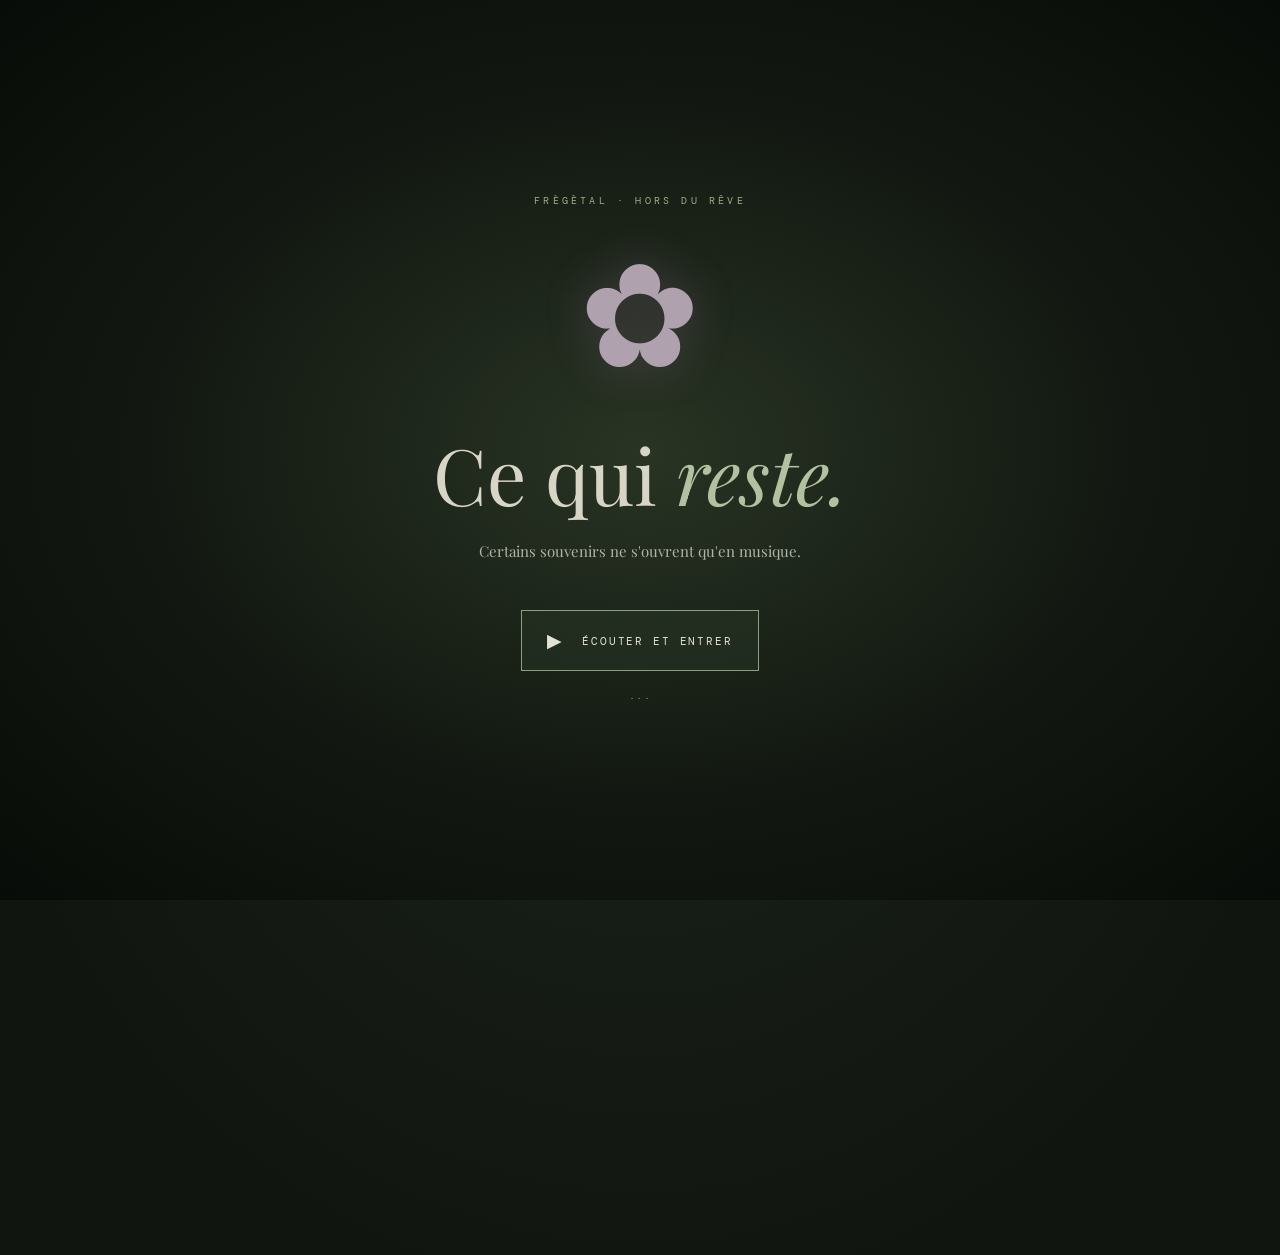
<file: secret.html>
<!doctype html>
<html lang="fr">
<head>
<meta charset="utf-8"><meta name="viewport" content="width=device-width, initial-scale=1">
<meta name="theme-color" content="#11150f">
<title>Frègètal | Ce qui reste</title>
<style>
@import url('https://fonts.googleapis.com/css2?family=DM+Mono:wght@400;500&family=DM+Sans:wght@400;500;600&family=Playfair+Display:ital,wght@0,400;0,500;1,400;1,500&display=swap');
:root{color-scheme:dark;--bg:#11150f;--paper:#d7d5c6;--dim:#969c89;--green:#9fae8a;--line:#586451;--petal:#302733}
*{box-sizing:border-box}html{scroll-behavior:smooth}body{margin:0;min-height:100vh;color:var(--paper);font-family:'DM Sans',sans-serif;background:radial-gradient(ellipse at 50% 42%,#263021 0%,#161d16 37%,#11150f 77%);overflow-x:hidden}
body::before{content:'';position:fixed;inset:0;pointer-events:none;opacity:.12;background-image:url("data:image/svg+xml,%3Csvg viewBox='0 0 180 180' xmlns='http://www.w3.org/2000/svg'%3E%3Cfilter id='n'%3E%3CfeTurbulence type='fractalNoise' baseFrequency='.65' numOctaves='3' stitchTiles='stitch'/%3E%3C/filter%3E%3Crect width='100%25' height='100%25' filter='url(%23n)' opacity='.35'/%3E%3C/svg%3E");z-index:9}
.fog{position:fixed;inset:0;pointer-events:none;background:radial-gradient(ellipse at 18% 80%,#8e9d6820,transparent 38%),radial-gradient(ellipse at 86% 17%,#9a8d6e10,transparent 35%);animation:breath 15s ease-in-out infinite alternate}@keyframes breath{to{opacity:.35;transform:scale(1.07)}}
header{position:relative;z-index:2;display:flex;align-items:center;justify-content:space-between;padding:26px clamp(22px,5vw,80px);font:11px 'DM Mono',monospace;letter-spacing:.2em;color:var(--dim)}header a{color:inherit;text-decoration:none;border-bottom:1px solid #707a66;padding-bottom:5px;transition:color .2s}header a:hover{color:var(--paper)}
main{position:relative;z-index:1;width:min(950px,100%);margin:0 auto;padding:30px 22px 95px;text-align:center}.eyebrow{font:10px 'DM Mono',monospace;letter-spacing:.32em;color:var(--green);text-transform:uppercase}h1{font:400 clamp(40px,7.5vw,83px)/1.06 'Playfair Display',serif;letter-spacing:-.035em;margin:18px 0 15px}h1 em{font-weight:400;color:#b3bda2}.intro{max-width:560px;margin:0 auto;color:#b6bcae;line-height:1.85;font-size:14px}.intro strong{font-weight:500;color:var(--paper)}
.garden{height:clamp(325px,43vw,445px);display:grid;place-items:center;position:relative;margin:4px auto 0}.garden::after{content:'';position:absolute;width:250px;height:35px;border-radius:50%;bottom:30px;background:#080c0870;filter:blur(23px)}
.flower{position:relative;z-index:1;width:min(350px,82vw);height:auto;overflow:visible;filter:drop-shadow(0 10px 28px #0007);animation:float 7s ease-in-out infinite alternate}@keyframes float{to{transform:translateY(-7px) rotate(1.2deg)}}.stem{stroke:#596a4a;stroke-width:5;fill:none;stroke-linecap:round}.leaf{fill:#334831;stroke:#667756;stroke-width:1.3}.petal{fill:var(--petal);stroke:#9a8695;stroke-width:1.3;opacity:.96;cursor:pointer;transform-box:fill-box;transform-origin:center;transition:fill .3s,filter .3s,opacity 1s,transform 1.5s}.petal:hover,.petal:focus{fill:#635061;filter:drop-shadow(0 0 9px #c2a4b788);outline:none}.petal.active{fill:#817180;filter:drop-shadow(0 0 10px #c8b0be)}.petal.fallen{opacity:0;pointer-events:none;transform:translate(var(--fall-x),220px) rotate(var(--fall-r)) scale(.65)}.heart{fill:#b6a37a;stroke:#ddcba0;stroke-width:2}.heart-detail{fill:#62533d}.heart-group{cursor:pointer;opacity:.6;transition:opacity .3s,filter .4s}.heart-group.ready{opacity:1;filter:drop-shadow(0 0 15px #e3c78b)}.heart-group:focus{outline:none}
.hint{font:11px 'DM Mono',monospace;letter-spacing:.1em;color:var(--dim);min-height:20px}.count{font:10px 'DM Mono',monospace;letter-spacing:.2em;color:#b6bda8;margin-top:12px}.progress{width:190px;height:1px;background:#52614b;margin:15px auto 0}.progress span{display:block;width:0;height:100%;background:#d5c49b;transition:width .8s}
.memory{max-width:670px;margin:28px auto 0;min-height:240px;display:flex;flex-direction:column;justify-content:center;align-items:center;opacity:0;transform:translateY(15px);transition:opacity .7s,transform .7s;pointer-events:none}.memory.visible{opacity:1;transform:translateY(0);pointer-events:auto}.memory-tag{font:10px 'DM Mono',monospace;letter-spacing:.22em;color:#aab795;text-transform:uppercase}.memory h2{font:italic 400 clamp(28px,4.5vw,43px)/1.3 'Playfair Display',serif;margin:12px 0 15px}.memory p{font:16px/1.95 'Playfair Display',serif;color:#c9cbbf;margin:0;white-space:pre-line}.memory button,.final button{font:11px 'DM Mono',monospace;letter-spacing:.15em;color:#e0ddc9;background:transparent;border:1px solid #7c896f;padding:14px 24px;cursor:pointer;margin-top:26px;transition:background .2s,border-color .2s}.memory button:hover,.final button:hover{background:#283528;border-color:#b6c2a4}
.final{max-width:680px;margin:28px auto 0;display:none;animation:reveal 1.6s ease both}.final.show{display:block}@keyframes reveal{from{opacity:0;transform:translateY(20px)}to{opacity:1;transform:translateY(0)}}.final h2{font:italic 400 clamp(31px,5vw,52px)/1.25 'Playfair Display',serif;margin:15px 0 25px}.letter{font:17px/2 'Playfair Display',serif;color:#d4d4c9;text-align:left}.letter p{margin:0 0 20px}.signature{text-align:right;font-style:italic;color:#b9c7a5}.final small{display:block;margin-top:38px;color:#8e9d83;font:10px/1.9 'DM Mono',monospace;letter-spacing:.1em}
.bottom{margin-top:50px;color:#64705f;font:10px 'DM Mono',monospace;letter-spacing:.17em}.sound{position:fixed;bottom:20px;right:20px;z-index:15;background:#1e281fdb;color:#c5d0bb;border:1px solid #52634b;border-radius:30px;padding:10px 15px;font:10px 'DM Mono',monospace;letter-spacing:.1em;cursor:pointer}.sound:hover{border-color:#b4c3a3}.sound:focus-visible,.memory button:focus-visible,.final button:focus-visible,.sound:focus-visible{outline:2px solid #e1cfab;outline-offset:4px}
@media(max-width:600px){header{padding:20px}main{padding-top:20px}.garden{height:330px}.memory{min-height:280px}.memory p,.letter{font-size:15px}.sound{bottom:12px;right:12px}}@media(prefers-reduced-motion:reduce){*,*::before,*::after{animation:none!important;transition:none!important;scroll-behavior:auto!important}}

.entry-gate{position:fixed;inset:0;z-index:100;display:grid;place-items:center;padding:24px;background:radial-gradient(ellipse at center,#293424 0%,#121811 55%,#080c08 100%);text-align:center;transition:opacity 1s ease,visibility 1s ease}
.entry-gate[hidden]{display:none}.entry-gate.opening{opacity:0;visibility:hidden;pointer-events:none}
.gate-content{max-width:550px;animation:gateFloat 6s ease-in-out infinite alternate}
.gate-flower{font-size:clamp(85px,16vw,145px);line-height:1.5;color:#b0a1ae;text-shadow:0 0 45px #98769b55;animation:flowerPulse 3s ease-in-out infinite alternate}
.gate-content h2{font:400 clamp(44px,8vw,78px)/1.15 'Playfair Display',serif;margin:4px 0 18px}
.gate-content h2 em{color:#b2c2a0;font-weight:400}
.gate-content>p{font:15px/1.8 'Playfair Display',serif;color:#aeb5a7}
.enter-secret{display:inline-flex;align-items:center;gap:18px;padding:17px 25px;margin:30px 0 8px;border:1px solid #8f9e83;background:#28362777;color:#e2e3d6;font:11px 'DM Mono',monospace;letter-spacing:.17em;cursor:pointer;transition:background .3s,transform .3s,box-shadow .3s}
.enter-secret:hover,.enter-secret:focus-visible{background:#42543a;transform:scale(1.035);box-shadow:0 0 28px #99ae8040}
.enter-secret:disabled{opacity:.65;cursor:wait}.play-icon{font-size:19px}
.gate-status{font:10px 'DM Mono',monospace!important;letter-spacing:.12em;color:#899781!important}
@keyframes flowerPulse{to{transform:scale(1.1) rotate(12deg);opacity:.6;filter:blur(1px)}}
@keyframes gateFloat{to{transform:translateY(-8px)}}
body:not(.secret-awake) main,body:not(.secret-awake) header{visibility:hidden}
body.secret-awake .flower{animation:float 7s ease-in-out infinite alternate,flowerReveal 1.5s ease-out both}
@keyframes flowerReveal{from{opacity:0;filter:blur(16px);transform:scale(.8)}to{opacity:1;filter:blur(0);transform:scale(1)}}
.music-controls{position:fixed;bottom:18px;right:18px;z-index:15;display:flex;align-items:center;gap:12px;background:#1e281ff2;color:#d4ddca;border:1px solid #6b7e61;border-radius:12px;padding:11px 15px;font:10px 'DM Mono',monospace;letter-spacing:.1em;box-shadow:0 8px 30px #0008}
.music-controls[hidden]{display:none!important}
.music-controls .sound{position:static;white-space:nowrap;padding:7px 9px;background:transparent;border-radius:6px}
.music-controls label{white-space:nowrap}.music-controls input{width:95px;accent-color:#b1c29e;cursor:pointer}.music-controls output{min-width:34px}
.return-link{display:inline-flex;align-items:center;padding:12px 18px!important;border:1px solid #849877!important;border-radius:6px;color:#f1eedc!important;background:#354531aa;font-weight:500;letter-spacing:.13em;box-shadow:0 0 18px #a0b88a12}
.return-link:hover,.return-link:focus-visible{background:#4d6544;color:#fff!important;box-shadow:0 0 20px #a0b88a44}
@media(max-width:600px){.music-controls{left:10px;right:10px;bottom:10px;justify-content:center;gap:7px;padding:10px}.music-controls input{width:65px}.music-controls label{font-size:9px}.return-link{font-size:10px;padding:10px!important}}
@media(prefers-reduced-motion:reduce){.entry-gate{transition:none}.gate-content,.gate-flower{animation:none!important}}

/* Page secrète : cinq pétales en arc, numérotés de gauche à droite */
.arc-guide{fill:none;stroke:#a18a9a;stroke-width:1.1;stroke-dasharray:3 9;opacity:.3;pointer-events:none}
#petals .petal{cursor:pointer;outline:none;transform-box:view-box;transform-origin:center;transition:opacity 1s,filter .35s,transform 1.5s}
#petals .petal-blade{fill:#463645;stroke:#a38b9f;stroke-width:1.8;transition:fill .3s}
#petals .petal:hover .petal-blade,#petals .petal:focus .petal-blade{fill:#75596f}
#petals .petal.active .petal-blade{fill:#a4829c;filter:drop-shadow(0 0 10px #c8b0be)}
#petals .petal-number{fill:#f3e6d5;stroke:#382839;stroke-width:2.5px;paint-order:stroke;pointer-events:none;font:700 15px 'DM Mono',monospace;letter-spacing:.04em}
#petals .petal.fallen{opacity:0;pointer-events:none;transform:translate(var(--fall-x),220px) rotate(var(--fall-r)) scale(.65)}
#petals .petal:focus-visible .petal-blade{stroke:#f6e6c9;stroke-width:3}
</style>
<link rel="icon" type="image/png" href="favicon.png">
</head>
<body><div class="fog" aria-hidden="true"></div>
<div class="entry-gate" id="entryGate" role="dialog" aria-modal="true" aria-labelledby="gateTitle">
  <div class="gate-content">
    <span class="eyebrow">FRÈGÈTAL · HORS DU RÊVE</span>
    <div class="gate-flower" aria-hidden="true">✿</div>
    <h2 id="gateTitle">Ce qui <em>reste.</em></h2>
    <p>Certains souvenirs ne s'ouvrent qu'en musique.</p>
    <button id="enterSecret" type="button" class="enter-secret" aria-label="Lancer la musique et entrer dans la page secrète"><span class="play-icon">▶</span><span>ÉCOUTER ET ENTRER</span></button>
    <p class="gate-status" id="gateStatus" role="status" aria-live="polite">...</p>
  </div>
</div>
<header><span>FRÈGÈTAL / HORS DU RÊVE</span><a class="return-link" href="index.html">← RETOUR À LA BOUTIQUE</a></header>
<main><div class="eyebrow">L'herbier · page introuvable</div><h1>Ce qui <em>reste.</em></h1>
<p class="intro">Tu as recueilli cinq pétales pour parvenir jusqu'ici. <strong>Cette fois, il n'y a rien à craindre.</strong> Seulement une fleur qui garde quelques souvenirs. Approche-toi.</p>
<div class="garden"><svg class="flower" viewBox="0 0 360 410" role="group" aria-label="Cinq pétales numérotés en arc au-dessus de la fleur : choisissez un pétale pour lire un souvenir">
<path class="arc-guide" d="M35 171 Q180 -75 325 171"/>
<g id="petals">
<g class="petal" tabindex="0" role="button" aria-label="Souvenir 1 sur 5" data-index="0" style="--fall-x:-86px;--fall-r:-84deg" transform="translate(48 151)">
<path class="petal-blade" transform="rotate(-48)" d="M0 23 C-20 10 -22 -21 0 -36 C22 -21 20 10 0 23Z"/>
<text class="petal-number" x="0" y="-7" text-anchor="middle" dominant-baseline="middle">01</text></g>
<g class="petal" tabindex="0" role="button" aria-label="Souvenir 2 sur 5" data-index="1" style="--fall-x:-43px;--fall-r:-42deg" transform="translate(109 83)">
<path class="petal-blade" transform="rotate(-23)" d="M0 23 C-20 10 -22 -21 0 -36 C22 -21 20 10 0 23Z"/>
<text class="petal-number" x="0" y="-7" text-anchor="middle" dominant-baseline="middle">02</text></g>
<g class="petal" tabindex="0" role="button" aria-label="Souvenir 3 sur 5" data-index="2" style="--fall-x:0px;--fall-r:0deg" transform="translate(180 58)">
<path class="petal-blade" transform="rotate(0)" d="M0 23 C-20 10 -22 -21 0 -36 C22 -21 20 10 0 23Z"/>
<text class="petal-number" x="0" y="-7" text-anchor="middle" dominant-baseline="middle">03</text></g>
<g class="petal" tabindex="0" role="button" aria-label="Souvenir 4 sur 5" data-index="3" style="--fall-x:43px;--fall-r:42deg" transform="translate(251 83)">
<path class="petal-blade" transform="rotate(23)" d="M0 23 C-20 10 -22 -21 0 -36 C22 -21 20 10 0 23Z"/>
<text class="petal-number" x="0" y="-7" text-anchor="middle" dominant-baseline="middle">04</text></g>
<g class="petal" tabindex="0" role="button" aria-label="Souvenir 5 sur 5" data-index="4" style="--fall-x:86px;--fall-r:84deg" transform="translate(312 151)">
<path class="petal-blade" transform="rotate(48)" d="M0 23 C-20 10 -22 -21 0 -36 C22 -21 20 10 0 23Z"/>
<text class="petal-number" x="0" y="-7" text-anchor="middle" dominant-baseline="middle">05</text></g>
</g>
<path class="stem" d="M180 270 Q160 332 183 405"/><path class="leaf" d="M173 338 Q106 285 89 326 Q125 354 177 354Z"/><path class="leaf" d="M178 365 Q235 305 271 340 Q230 378 181 379Z"/>
<g class="heart-group" id="heart" role="button" tabindex="-1" aria-label="Ouvrir le dernier message"><circle class="heart" cx="180" cy="245" r="17"/><circle class="heart-detail" cx="180" cy="245" r="7"/><circle fill="#dfc994" cx="176" cy="241" r="2"/></g></svg></div>
<p class="hint" id="hint" aria-live="polite">TOUCHE UN PÉTALE POUR ÉCOUTER CE QU'IL GARDE.</p><div class="count" id="count">00 / 05 SOUVENIRS</div><div class="progress"><span id="progress"></span></div>
<section class="memory" id="memory" aria-live="polite"><span class="memory-tag" id="memoryTag"></span><h2 id="memoryTitle"></h2><p id="memoryText"></p><button id="release" type="button">LAISSER PARTIR CE PÉTALE ↗</button></section>
<section class="final" id="final" aria-live="polite"><span class="eyebrow">Au cœur de la fleur</span><h2>À celui qui est resté.</h2><div class="letter"><p>Je ne sais pas vraiment ce que tu espérais trouver en venant jusqu’ici. Des réponses, peut-être, ou quelque chose de suffisamment laid pour te convaincre qu’il aurait mieux valu ne jamais t’y aventurer. Je crains pourtant de n’avoir ni grandes révélations à t’offrir, ni véritable leçon à tirer de tout ce que j’ai traversé. Il est des souvenirs que je ne saurais raconter sans les écorcher davantage, des visages dont les traits se sont effacés de ma mémoire alors que leur absence, elle, n’a jamais cessé de m’accompagner. J’ai laissé derrière moi des années entières sans réellement comprendre comment les autres parvenaient à continuer de vivre après avoir tant perdu, ni même comment j’avais réussi à le faire moi-même.</p><p>J’ai longtemps pensé que les plantes avaient de la chance. On les coupe, on les piétine, on les abandonne à une terre ingrate, on les prive parfois de tout ce dont elles auraient besoin pour vivre… et pourtant, certaines trouvent encore la force de repousser. Elles ne demandent à personne la permission de fleurir à nouveau, pas plus qu’elles ne cherchent à comprendre pourquoi on leur a fait du mal. Peut-être les ai-je toujours enviées pour cela. Moi aussi, j’ai continué de grandir là où l’on m’avait laissé, mais je ne saurais dire si c’était par volonté, par habitude ou simplement parce que personne n’avait jamais réussi à m&#x27;arracher entièrement à mes racines.</p><p>Je ne suis pas une belle histoire. Je ne suis pas non plus tout à fait celui que les autres prétendent connaître, bien que je serais incapable de leur expliquer en quoi ils se trompent. Il me reste trop peu de certitudes sur moi-même pour espérer leur offrir un portrait fidèle. Mais si tu es arrivé jusqu’ici, alors tu as peut-être aperçu quelque chose que je ne montre pas d’ordinaire, quelques fragments de ce que j’ai été, de ce que j’ai perdu et de ce qui persiste encore, malgré tout, à vivre sous ma peau. Je ne sais pas si cela valait la peine de t’y attarder, ni même ce que tu pourrais bien faire de ces morceaux d’existence qui ne m’appartiennent presque plus. Pourtant, tu as pris le temps de les regarder, sans chercher à les emporter ni à les réparer. Et je crois que c’est déjà beaucoup. Alors… merci d’être resté un peu.</p><p class="signature">- Vincent.</p></div><small>IL N'Y A PLUS RIEN À DÉVERROUILLER.<br>LE RESTE APPARTIENT À CELUI QUI SE SOUVIENT.</small><button type="button" id="revisit">REVOIR LA FLEUR ↺</button></section>
<div class="bottom">FRÈGÈTAL | TOUT CE QUI FLEURIT NE GUÉRIT PAS.</div></main>
<audio id="secretMusic" src="assets/audio/secret.mp3" preload="none" loop></audio>
<div class="music-controls" id="musicControls" hidden>
  <button class="sound" id="sound" type="button" aria-pressed="true">♫ PAUSE</button>
  <label for="secretVolume">VOLUME</label>
  <input type="range" id="secretVolume" min="0" max="100" value="24" aria-label="Volume de la musique">
  <output id="volumeValue" for="secretVolume">24%</output>
</div>
<script>
'use strict';
const memories=[
{tag:"I · Les racines",title:"La maison",text:"Je me souviens encore des cris de mon père, tout comme ma chair conserve la mémoire de ses coups. J’ai quitté cette maison depuis longtemps, mais je crois qu’une part de moi n’en est jamais ressortie. Peut-être est-elle morte là-haut, ce jour où ma mère s’est effondrée sous nos yeux, à mes frères, à ma sœur et à moi. \nPeut-être est-elle demeurée blottie contre son corps, dans l’espoir insensé qu’en la serrant assez fort, je pourrais encore la retenir parmi les vivants."},
{tag:"II · La rue",title:"Le prix d'une main tendue",text:"À dix-huit ans, les foyers ne voulaient déjà plus de moi. J’étais ignorant, je le suis encore, mais je crois qu’à cette époque, mon ignorance était plus profonde encore que ma misère. Alors, j’ai saisi la première main que l’on m’a tendue, sans me demander ce qu’elle attendrait en retour. J’ai accepté qu’on m’use, qu’on dispose de moi, comme j’avais appris à accepter tout le reste. Je croyais que chaque geste de bonté exigeait son tribut, que rien ne pouvait m’être offert sans qu’une part de moi ne soit réclamée en échange. Et que ce prix dépassât de loin la valeur de ce que je recevais m’importait peu. Je n’avais jamais appris à reconnaître la générosité, seulement à payer pour avoir le droit d’exister. Alors, une fois encore, j’ai abandonné là-bas une part de moi-même."},
{tag:"III · Les paradis artificiels",title:"Jade",text:"Comme ma mère avant moi, je me suis jeté tête baissée dans ces paradis artificiels dont on m’avait tant vanté les merveilles, sans comprendre qu’ils ne promettaient l’oubli que pour mieux nous condamner à nous souvenir du manque. Je n’étais pas seul, cette fois. Jade partageait avec moi ces quelques instants d’ivresse où le monde semblait enfin devenir supportable. Aujourd’hui, je ne saurais dire si j’aimais réellement cette existence, ni même si j’ai jamais su aimer quoi que ce soit. Pourtant, je crois qu’auprès d’elle, j’avais trouvé quelque chose qui ressemblait à une place. Une place à ses côtés, dans sa vie, peut-être même dans son cœur. Je l’ai occupée quelque temps, avant que ce paradis dans lequel nous nous étions réfugiés ne finisse par me l’arracher. Et pour la troisième fois, j’ai laissé entre les mains de quelqu’un que je ne pouvais retenir un morceau de moi-même, sans savoir si ce qui me restait suffirait encore à faire un homme entier."},
{tag:"IV · Les barreaux",title:"L'héritage",text:"Après avoir suivi les traces de ma mère, voilà que je marchais désormais dans celles de mon père, enfermé derrière les mêmes barreaux que lui. Peut-être étais-je simplement destiné à hériter de leurs malheurs, à reproduire leurs erreurs sans jamais comprendre comment m'en affranchir. Pourtant, la prison ne me parut guère différente des bas-quartiers que j'avais toujours connus. Quelques murs supplémentaires, des portes verrouillées et des barreaux aux fenêtres ne changeaient pas grand-chose à une existence où la violence avait toujours trouvé le moyen de m'atteindre. Les coups avaient partout la même douleur, et les hommes, quelle que fût leur condition, semblaient posséder cette étrange facilité à me les offrir. Qu'avais-je encore à perdre, sinon quelques fragments supplémentaires de ce que j'avais été ? Pour une fois, pourtant, je ne suis pas reparti les mains entièrement vides. Derrière ces murs où l'on m'avait envoyé pour me punir, j'ai découvert ce que personne n'avait jamais véritablement pris la peine de m'offrir : quelques connaissances, des mots à lire, d'autres à écrire, et la possibilité, peut-être, de comprendre un peu mieux ce monde dans lequel j'avais vécu si longtemps sans rien y connaître."},
{tag:"V · La terre",title:"Le Vieux Fred",text:"Il ne reste désormais plus grand-chose de moi. Ou peut-être ai-je simplement oublié celui que j'étais autrefois, jusqu'aux contours de ce visage qui fut le mien, à supposer que j'aie un jour été quelqu'un. Pourtant, auprès du Vieux Fred, j'ai cru entrevoir la possibilité d'avoir encore une place quelque part. Il ne m'a pas demandé de devenir un autre, ni de lui offrir davantage que ce que mes mains pouvaient accomplir. Il m'a appris à cultiver la terre, à comprendre les plantes et les secrets de la chimie, il m'a montré que ces mêmes mains, si longtemps habituées à recevoir les coups, pouvaient aussi donner naissance à quelque chose. Mais lui aussi a fini par partir, comme tous ceux auprès desquels j'avais cru pouvoir demeurer. Alors, qu'il emporte avec lui ce qu'il reste de moi. Qu'il en garde les derniers fragments, s'ils peuvent encore lui servir à quelque chose. Après tout, qu'en ferais-je moi-même, lorsque je ne sais même plus à qui ils appartiennent ?"}
];
const petals=[...document.querySelectorAll('.petal')],heart=document.getElementById('heart'),memory=document.getElementById('memory');
const tag=document.getElementById('memoryTag'),title=document.getElementById('memoryTitle'),story=document.getElementById('memoryText');
const hint=document.getElementById('hint'),count=document.getElementById('count'),progress=document.getElementById('progress'),final=document.getElementById('final');
let read=new Set(),selected=null,completed=false;
function selectPetal(index){if(completed||read.has(index))return;selected=index;petals.forEach((p,i)=>p.classList.toggle('active',i===index));const m=memories[index];tag.textContent=m.tag;title.textContent=m.title;story.textContent=m.text;memory.classList.add('visible');hint.textContent='UN SOUVENIR REMONTE À LA SURFACE.';memory.scrollIntoView({behavior:window.matchMedia('(prefers-reduced-motion: reduce)').matches?'auto':'smooth',block:'nearest'});}
function release(){if(selected===null)return;const i=selected;read.add(i);petals[i].classList.add('fallen');petals[i].setAttribute('tabindex','-1');petals[i].setAttribute('aria-disabled','true');selected=null;memory.classList.remove('visible');petals.forEach(p=>p.classList.remove('active'));count.textContent=String(read.size).padStart(2,'0')+' / 05 SOUVENIRS';progress.style.width=(read.size*20)+'%';if(read.size===5){hint.textContent='IL NE RESTE QUE LE CŒUR DE LA FLEUR. TOUCHE-LE.';heart.classList.add('ready');heart.setAttribute('tabindex','0');}else{hint.textContent='UN PÉTALE EST TOMBÉ. IL EN RESTE '+(5-read.size)+'.';}}
function finish(){if(read.size!==5||completed)return;completed=true;heart.setAttribute('tabindex','-1');hint.textContent='TOUT A ÉTÉ DIT.';final.classList.add('show');final.scrollIntoView({behavior:window.matchMedia('(prefers-reduced-motion: reduce)').matches?'auto':'smooth',block:'start'});}
petals.forEach((p,i)=>{p.addEventListener('click',()=>selectPetal(i));p.addEventListener('keydown',e=>{if(e.key==='Enter'||e.key===' '){e.preventDefault();selectPetal(i);}});});
document.getElementById('release').addEventListener('click',release);heart.addEventListener('click',finish);heart.addEventListener('keydown',e=>{if(e.key==='Enter'||e.key===' '){e.preventDefault();finish();}});
document.getElementById('revisit').addEventListener('click',()=>{read.clear();selected=null;completed=false;petals.forEach(p=>{p.classList.remove('fallen','active');p.setAttribute('tabindex','0');p.removeAttribute('aria-disabled');});heart.classList.remove('ready');heart.setAttribute('tabindex','-1');final.classList.remove('show');memory.classList.remove('visible');count.textContent='00 / 05 SOUVENIRS';progress.style.width='0';hint.textContent='TOUCHE UN PÉTALE POUR ÉCOUTER CE QU\'IL GARDE.';window.scrollTo({top:0,behavior:'smooth'});});
// L'entrée est volontaire : le navigateur autorise la musique après un clic.
const sound=document.getElementById('sound');
const secretMusic=document.getElementById('secretMusic');
const gate=document.getElementById('entryGate');
const enterSecret=document.getElementById('enterSecret');
const gateStatus=document.getElementById('gateStatus');
const musicControls=document.getElementById('musicControls');
const secretVolume=document.getElementById('secretVolume');
const volumeValue=document.getElementById('volumeValue');
secretMusic.volume=.24;
let entering=false;
function updateMusicButton(){
  const playing=!secretMusic.paused;
  sound.setAttribute('aria-pressed',String(playing));
  sound.textContent=playing?'♫ PAUSE':'♫ LECTURE';
}
function unlockPage(){
  gate.classList.add('opening');
  document.body.classList.add('secret-awake');
  musicControls.hidden=false;
  updateMusicButton();
  window.setTimeout(()=>{
    gate.hidden=true;
    sound.focus({preventScroll:true});
  },1000);
}
enterSecret.addEventListener('click',async()=>{
  if(entering)return;
  entering=true;
  enterSecret.disabled=true;
  gateStatus.textContent='Le souvenir s’éveille…';
  try{
    await secretMusic.play();
    unlockPage();
  }catch(error){
    entering=false;
    enterSecret.disabled=false;
    gateStatus.textContent='Musique introuvable. Vérifiez assets/audio/secret.mp3, puis réessayez.';
  }
});
sound.addEventListener('click',async()=>{
  if(!secretMusic.paused){secretMusic.pause();updateMusicButton();return;}
  try{await secretMusic.play();updateMusicButton();}
  catch(error){sound.textContent='♫ FICHIER INTROUVABLE';}
});
secretVolume.addEventListener('input',()=>{
  const value=Number(secretVolume.value);
  secretMusic.volume=value/100;
  volumeValue.textContent=value+'%';
});
secretMusic.addEventListener('play',updateMusicButton);
secretMusic.addEventListener('pause',updateMusicButton);
</script></body></html>
</file>
<file: css/style.css>
/* =========================================================
   VINCENT NIGHTRAY — FICHE PUBLIQUE
   Feuille de style organisée : un bloc par règle CSS.
   ========================================================= */

:root {
    --ink:#22102f;
    --paper:#fff8e9;
    --edge:rgba(43,17,65,.22);
    --accent:#f9ed63;
    --sans:'Unbounded',sans-serif;
    --mono:'DM Mono',monospace
}

* {
    box-sizing:border-box
}

html {
    scroll-behavior:smooth
}

body {
    margin:0;
    min-width:320px;
    color:var(--ink);
    font-family:var(--mono);
    overflow-x:hidden;
    background:#ed93e9;
    transition:background 1.7s,color 1.7s
}

button,a {
    -webkit-tap-highlight-color:transparent
}

button {
    font:inherit
}

a {
    color:inherit
}

::selection {
    background:#b7ff69;
    color:#251036
}

.dream-field,.nightmare-field {
    position:fixed;
    inset:0;
    pointer-events:none;
    overflow:hidden;
    z-index:-1
}

.dream-field {
    background:linear-gradient(135deg,#fba5cb 0%,#ffdf70 22%,#85edc6 49%,#86b3fc 73%,#ed9ff2 100%);
    transition:opacity 2s
}

.aurora {
    position:absolute;
    width:90vmax;
    height:90vmax;
    filter:blur(55px);
    border-radius:40%;
    mix-blend-mode:screen;
    opacity:.65;
    animation:float 19s ease-in-out infinite alternate
}

.a1 {
    left:-25%;
    top:-35%;
    background:radial-gradient(circle,#fb3dc6,transparent 65%)
}

.a2 {
    right:-30%;
    top:8%;
    background:radial-gradient(circle,#36f8bd,transparent 67%);
    animation-duration:24s;
    animation-delay:-9s
}

.a3 {
    left:12%;
    bottom:-70%;
    background:radial-gradient(circle,#f9fb36,transparent 65%);
    animation-duration:29s;
    animation-delay:-13s
}

.spiral {
    position:absolute;
    left:50%;
    top:42%;
    width:140vmax;
    height:140vmax;
    transform:translate(-50%,-50%);
    opacity:.22;
    background:repeating-conic-gradient(from 30deg,#ff2fc3 0deg 14deg,#6affd3 16deg 29deg,#ffef5b 31deg 44deg,#9067f9 46deg 59deg);
    border-radius:50%;
    filter:blur(34px);
    animation:rotate 80s linear infinite
}

.noise {
    position:absolute;
    inset:0;
    opacity:.12;
    background-image:url("data:image/svg+xml,%3Csvg viewBox='0 0 180 180' xmlns='http://www.w3.org/2000/svg'%3E%3Cfilter id='n'%3E%3CfeTurbulence type='fractalNoise' baseFrequency='.8' numOctaves='3' stitchTiles='stitch'/%3E%3C/filter%3E%3Crect width='100%25' height='100%25' filter='url(%23n)' opacity='.5'/%3E%3C/svg%3E")
}

.nightmare-field {
    opacity:0;
    background:radial-gradient(ellipse at 50% 0%,#30202f 0%,#0c0d14 54%,#030408 100%);
    transition:opacity 2.2s
}

.dead-orbit {
    position:absolute;
    width:90vmax;
    height:90vmax;
    border:1px solid rgba(184,31,63,.1);
    box-shadow:0 0 150px #51182b;
    left:50%;
    top:35%;
    transform:translate(-50%,-50%);
    border-radius:50%;
    animation:deadPulse 7s infinite
}

.scanlines {
    position:absolute;
    inset:0;
    background:repeating-linear-gradient(to bottom,transparent 0 3px,rgba(0,0,0,.18) 4px 5px);
    opacity:.5
}

.glitch-vein {
    position:absolute;
    height:2px;
    width:100%;
    background:#8f213d;
    box-shadow:0 0 20px #f13364;
    opacity:.2;
    animation:vein 6s steps(1) infinite
}

.vein-one {
    top:30%
}

.vein-two {
    top:75%;
    animation-delay:-3s
}

.crash-flash {
    position:fixed;
    inset:0;
    background:#fff;
    opacity:0;
    z-index:45;
    pointer-events:none
}

.crash-flash.flash {
    animation:crash .95s steps(1) forwards
}

.floating-seeds {
    position:fixed;
    inset:0;
    pointer-events:none;
    z-index:0;
    overflow:hidden
}

.floating-seeds span {
    position:absolute;
    font-size:clamp(35px,7vw,120px);
    opacity:.15;
    animation:seed 16s ease-in-out infinite alternate
}

.floating-seeds span:nth-child(1) {
    top:14%;
    left:3%;
    color:#fe198c
}

.floating-seeds span:nth-child(2) {
    top:24%;
    right:9%;
    color:#f5ff35;
    animation-delay:-5s
}

.floating-seeds span:nth-child(3) {
    top:52%;
    left:10%;
    color:#36f3ad;
    animation-delay:-7s
}

.floating-seeds span:nth-child(4) {
    top:70%;
    right:3%;
    color:#8649ff;
    animation-delay:-11s
}

.floating-seeds span:nth-child(5) {
    top:83%;
    left:22%;
    color:#ff2eb8;
    animation-delay:-4s
}

.floating-seeds span:nth-child(6) {
    top:43%;
    right:23%;
    color:#eaff51;
    animation-delay:-10s
}

.floating-seeds span:nth-child(7) {
    top:6%;
    left:49%;
    color:#fff;
    animation-delay:-8s
}

.topbar {
    height:82px;
    padding:0 clamp(20px,5vw,86px);
    display:flex;
    justify-content:space-between;
    align-items:center;
    border-bottom:1px solid var(--edge);
    position:relative;
    z-index:5
}

.brand {
    font:900 18px var(--sans);
    letter-spacing:-.09em;
    text-decoration:none
}

.brand span {
    color:#f7ff5b
}

.top-right {
    display:flex;
    align-items:center;
    gap:30px
}

.edition,.sound-button,.eyebrow,.kicker,.section-marker,.hero-foot,.portrait-caption,.fact-list dt,.product-number,.product-price,.footer {
    font-size:10px;
    letter-spacing:.13em
}

.sound-button {
    border:1px solid var(--edge);
    padding:12px 14px;
    background:rgba(255,255,255,.13);
    color:inherit;
    cursor:pointer
}

.sound-button:hover {
    background:rgba(255,255,255,.35)
}

main {
    position:relative;
    z-index:1
}

.hero {
    min-height:calc(100svh - 82px);
    display:flex;
    flex-direction:column;
    justify-content:center;
    position:relative;
    padding:100px clamp(20px,8vw,140px) 40px
}

.hero-orbit {
    position:absolute;
    right:7%;
    top:12%;
    font-size:clamp(70px,13vw,220px);
    line-height:1;
    opacity:.15;
    animation:rotate 35s linear infinite
}

.eyebrow {
    margin:0 0 30px
}

.hero-title {
    font:900 clamp(3.6rem,12.7vw,13rem)/.88 var(--sans);
    letter-spacing:-.115em;
    margin:0;
    position:relative;
    text-transform:uppercase;
    filter:drop-shadow(6px 7px 0 rgba(255,255,255,.27))
}

.hero-title>span {
    display:block
}

.hero-title .last-name {
    margin-left:clamp(0px,4vw,90px)
}

.dot {
    color:#fff0a0
}

.hero-subtitle {
    font-size:clamp(13px,1.4vw,18px);
    max-width:480px;
    line-height:1.8;
    margin:36px 0 90px
}

.hero-foot {
    display:flex;
    justify-content:space-between;
    gap:20px;
    align-items:center;
    border-top:1px solid var(--edge);
    padding-top:24px
}

.down-link {
    text-decoration:none
}

.down-link span {
    display:inline-block;
    font-size:20px;
    vertical-align:middle;
    margin-left:10px;
    animation:bob 1.8s infinite
}

.section-shell {
    max-width:1440px;
    margin:auto;
    padding:90px clamp(20px,7vw,110px)
}

.section-marker {
    display:flex;
    justify-content:space-between;
    gap:20px;
    border-top:1px solid var(--edge);
    padding-top:16px;
    margin-bottom:80px
}

.identity-grid {
    display:grid;
    grid-template-columns:minmax(0,1fr) minmax(0,1fr);
    align-items:center;
    gap:clamp(40px,7vw,120px)
}

.portrait-wrap {
    position:relative;
    max-width:540px;
    padding:18px 18px 0
}

.portrait-backdrop {
    position:absolute;
    inset:0;
    background:#fff78c;
    transform:rotate(-5deg);
    border:2px solid #261136;
    box-shadow:20px 20px 0 #fa70ce
}

.portrait-frame {
    position:relative;
    aspect-ratio:3/4;
    overflow:hidden;
    background:linear-gradient(140deg,#b75ca8,#8bcebd);
    border:2px solid #271535
}

.portrait-frame img {
    width:100%;
    height:100%;
    object-fit:cover;
    display:block;
    filter:saturate(1.5) contrast(1.05);
    position:relative;
    z-index:1;
    transition:filter 1.6s
}

.portrait-frame img.missing {
    display:none
}

.portrait-placeholder {
    position:absolute;
    inset:0;
    display:flex;
    flex-direction:column;
    align-items:center;
    justify-content:center;
    gap:35px;
    text-align:center
}

.portrait-placeholder span {
    font-size:clamp(100px,17vw,230px);
    color:#e4ff8d;
    animation:rotate 30s linear infinite
}

.portrait-placeholder small {
    font-size:11px;
    line-height:1.8
}

.portrait-frame img:not(.missing)+.portrait-placeholder {
    display:none
}

.portrait-caption {
    position:relative;
    display:flex;
    justify-content:space-between;
    padding-top:24px
}

.kicker {
    margin:0 0 22px
}

.identity-data h2,.reputation h2,.catalogue h2 {
    font:800 clamp(2.7rem,6vw,6.6rem)/1.04 var(--sans);
    letter-spacing:-.09em;
    margin:0 0 45px
}

.identity-data h2 em,.reputation h2 em,.catalogue h2 em {
    font-weight:400;
    color:#e61fa2;
    font-style:normal
}

.fact-list {
    margin:0
}

.fact-list div {
    display:grid;
    grid-template-columns:115px 1fr;
    gap:16px;
    padding:20px 0;
    border-top:1px solid var(--edge)
}

.fact-list div:last-child {
    border-bottom:1px solid var(--edge)
}

.fact-list dt {
    opacity:.65
}

.fact-list dd {
    margin:0;
    font-size:clamp(13px,1.25vw,17px);
    font-weight:500;
    line-height:1.5
}

.scribble {
    font-size:13px;
    font-style:italic;
    transform:rotate(-4deg);
    margin:35px 0;
    color:#ac258a
}

.reputation {
    padding-top:140px
}

.reputation-header {
    max-width:900px
}

/* Le récit occupe désormais presque toute la largeur de la section. */
.prose {
    width:100%;
    max-width:none;
    margin:35px auto 0;
    background:rgba(255,255,255,.16);
    padding:clamp(25px,4vw,65px);
    border-left:2px solid rgba(39,17,53,.5);
    backdrop-filter:blur(12px);
}

.prose p {
    font-size:clamp(16px,1.3vw,19px);
    line-height:1.95;
    margin:0 0 28px
}

.prose p:last-child {
    margin-bottom:0
}

.catalogue {
    padding-top:160px
}

.catalogue-header>p:last-child {
    font-size:15px;
    line-height:1.8;
    max-width:450px;
    margin-bottom:65px
}

.product-grid {
    display:grid;
    grid-template-columns:repeat(3,minmax(0,1fr));
    gap:20px
}

.product-card {
    position:relative;
    min-height:330px;
    padding:26px;
    border:1px solid #3c2451;
    background:rgba(255,251,229,.4);
    display:flex;
    flex-direction:column;
    overflow:hidden;
    transition:transform .3s,background .3s
}

.product-card:hover {
    transform:translateY(-8px) rotate(-1deg);
    background:rgba(255,255,255,.6)
}

.product-symbol {
    position:absolute;
    font-size:180px;
    right:-15px;
    top:25px;
    color:rgba(229,31,161,.18);
    line-height:1
}

.product-number {
    position:relative
}

.product-card h3 {
    font:700 28px var(--sans);
    letter-spacing:-.06em;
    margin:auto 0 16px;
    position:relative
}

.product-card p {
    position:relative;
    font-size:12px;
    line-height:1.7;
    max-width:250px
}

.product-price {
    margin-top:24px;
    border-top:1px solid var(--edge);
    padding-top:18px;
    position:relative
}

.footer {
    padding-top:160px;
    padding-bottom:75px;
    text-align:center;
    display:flex;
    align-items:center;
    flex-direction:column;
    gap:25px
}

.footer-mark {
    font-size:130px;
    line-height:1;
    color:#f5f879;
    animation:rotate 30s linear infinite
}

.footer p {
    margin:0
}

.footer strong {
    font:900 clamp(3rem,10vw,10rem)/1 var(--sans);
    letter-spacing:-.1em
}

.footer>span {
    opacity:.7
}

.flower-trigger {
    position:fixed;
    right:clamp(20px,4vw,70px);
    bottom:clamp(22px,4vw,55px);
    width:78px;
    height:78px;
    z-index:20;
    border:1px solid #40144b;
    border-radius:50%;
    background:#f7ff77;
    color:#dc29a4;
    box-shadow:0 0 0 8px rgba(250,255,121,.2),0 10px 50px rgba(229,23,171,.35);
    cursor:pointer;
    transition:background 1.2s,color 1.2s,border 1.2s,box-shadow 1.2s,transform .4s
}

.flower-trigger:hover {
    transform:scale(1.1) rotate(20deg)
}

.flower-core {
    display:block;
    font-size:50px;
    line-height:1;
    animation:rotate 25s linear infinite
}

.flower-tooltip {
    position:absolute;
    right:85px;
    top:50%;
    transform:translateY(-50%) translateX(8px);
    width:max-content;
    max-width:240px;
    background:#291437;
    color:#fff8e9;
    padding:13px 17px;
    font-size:11px;
    line-height:1.5;
    opacity:0;
    visibility:hidden;
    transition:.25s;
    pointer-events:none
}

.flower-trigger:hover .flower-tooltip,.flower-trigger:focus-visible .flower-tooltip {
    opacity:1;
    visibility:visible;
    transform:translateY(-50%) translateX(0)
}

.return-overlay {
    position:fixed;
    inset:0;
    z-index:60;
    display:grid;
    place-items:center;
    background:rgba(0,0,0,.85);
    backdrop-filter:blur(15px);
    padding:20px;
    opacity:0;
    visibility:hidden;
    pointer-events:none;
    transition:opacity .5s,visibility .5s
}

.return-overlay.open {
    opacity:1;
    visibility:visible;
    pointer-events:auto
}

.return-window {
    width:min(670px,100%);
    max-height:90svh;
    overflow-y:auto;
    border:1px solid #82374c;
    background:#100c13;
    color:#e7d9dd;
    padding:clamp(25px,5vw,60px);
    text-align:center;
    box-shadow:0 0 100px rgba(143,23,55,.22)
}

.return-symbol {
    display:block;
    font-size:55px;
    color:#8d354d;
    margin-bottom:20px
}

.return-window h2 {
    font:600 clamp(19px,3vw,32px)/1.55 var(--sans);
    letter-spacing:-.06em
}

.return-window>p {
    font-size:10px;
    letter-spacing:.3em;
    color:#a26b7c;
    margin:30px 0
}

.choices {
    display:grid;
    grid-template-columns:repeat(3,1fr);
    gap:10px
}

.choice {
    min-height:49px;
    background:transparent;
    border:1px solid #67424c;
    color:#e6cbd3;
    cursor:pointer;
    letter-spacing:.14em;
    transition:background .2s,color .2s
}

.choice:hover {
    background:#572337
}

.choice.no {
    color:#f36a80;
    border-color:#b42d51;
    background:rgba(141,29,61,.13)
}

.terminal-screen {
    position:fixed;
    inset:0;
    background:#000;
    z-index:999;
    display:grid;
    place-items:center;
    opacity:0;
    visibility:hidden;
    pointer-events:none;
    transition:opacity 2s,visibility 2s
}

.terminal-screen.show {
    opacity:1;
    visibility:visible;
    pointer-events:auto
}

.terminal-screen p {
    color:#ddd4d6;
    font:400 clamp(24px,5vw,55px)/1.3 var(--sans);
    font-style:italic;
    letter-spacing:-.07em;
    opacity:0;
    transform:translateY(10px);
    transition:opacity 4s 1.4s,transform 4s 1.4s
}

.terminal-screen.show p {
    opacity:1;
    transform:translateY(0)
}

.nightmare {
    --ink:#d2c3c8;
    --edge:rgba(183,92,112,.22);
    background:#09090f
}

.nightmare .dream-field {
    opacity:0
}

.nightmare .nightmare-field {
    opacity:1
}

.nightmare .floating-seeds {
    opacity:.12;
    filter:grayscale(1);
    animation:flicker 8s steps(1) infinite
}

.nightmare .brand span,.nightmare .dot {
    color:#9b2546
}

.nightmare .hero-title {
    text-shadow:3px 0 #8b2945,-3px 0 #23485b;
    filter:none;
    animation:distort 9s steps(1) infinite
}

.nightmare .hero-orbit {
    opacity:.07;
    filter:grayscale(1)
}

.nightmare .portrait-backdrop {
    background:#2b1a26;
    box-shadow:18px 18px 0 #240b17
}

.nightmare .portrait-frame {
    border-color:#4d2433
}

.nightmare .portrait-frame img {
    filter:grayscale(.95) contrast(1.55) brightness(.65)
}

.nightmare .portrait-placeholder {
    filter:grayscale(1)
}

.nightmare .identity-data h2 em,.nightmare .reputation h2 em,.nightmare .catalogue h2 em,.nightmare .scribble {
    color:#9f4057
}

.nightmare .prose {
    background:rgba(20,14,22,.55);
    border-color:#6c293f
}

.nightmare .product-card {
    background:rgba(22,15,22,.75);
    border-color:#542d3d
}

.nightmare .product-card:hover {
    background:rgba(37,20,31,.85)
}

.nightmare .product-symbol {
    color:rgba(133,30,59,.22)
}

.nightmare .footer-mark {
    color:#512034
}

.nightmare .flower-trigger {
    background:#190e16;
    color:#91324c;
    border-color:#8e3551;
    box-shadow:0 0 0 8px rgba(86,17,40,.15),0 0 35px rgba(105,17,45,.3)
}

.nightmare .flower-core {
    animation:deadPulse 3s infinite
}

.nightmare .flower-tooltip {
    background:#08070b;
    color:#cdb7bd
}

.nightmare .sound-button {
    background:rgba(0,0,0,.2)
}

.reveal {
    opacity:0;
    transform:translateY(35px);
    transition:opacity .9s ease,transform .9s ease
}

.reveal.visible {
    opacity:1;
    transform:translateY(0)
}

@keyframes float {
    to {
        transform:translate(18%,-12%) rotate(30deg)
    }
}

@keyframes rotate {
    to {
        transform:rotate(360deg)
    }
}

@keyframes seed {
    to {
        transform:translate(45px,-65px) rotate(70deg) scale(1.15)
    }
}

@keyframes bob {
    50% {
        transform:translateY(9px)
    }
}

@keyframes deadPulse {
    50% {
        opacity:.25;
        filter:blur(12px)
    }
}

@keyframes vein {
    0%,87%,92%,100% {
        opacity:0
    }
    88%,91% {
        opacity:.7
    }
}

@keyframes flicker {
    0%,85%,89%,100% {
        opacity:.12
    }
    86%,88% {
        opacity:.4
    }
}

@keyframes distort {
    0%,89%,93%,100% {
        transform:translate(0);
        clip-path:none
    }
    90% {
        transform:translate(-4px,1px);
        clip-path:inset(12% 0 67% 0)
    }
    91% {
        transform:translate(5px,-2px);
        clip-path:inset(54% 0 12% 0)
    }
    92% {
        transform:translate(-2px,0);
        clip-path:none
    }
}

@keyframes crash {
    0% {
        opacity:0;
        background:#fff
    }
    7% {
        opacity:1;
        background:#fff
    }
    13% {
        opacity:0
    }
    21% {
        opacity:.9;
        background:#f00065
    }
    27% {
        opacity:0
    }
    33% {
        opacity:.9;
        background:#06030b
    }
    58% {
        opacity:.9;
        background:#06030b
    }
    72% {
        opacity:.5;
        background:#fff
    }
    100% {
        opacity:0
    }
}

@media(max-width:900px) {
    .edition {
        display:none
    }
    .hero {
        padding-top:80px
    }
    .identity-grid {
        grid-template-columns:1fr
    }
    .portrait-wrap {
        width:min(100%,500px);
        margin:auto
    }
    .identity-data {
        max-width:600px
    }
    .product-grid {
        grid-template-columns:repeat(2,minmax(0,1fr))
    }
}

@media(max-width:600px) {
    .topbar {
        height:66px
    }
    .brand {
        font-size:15px
    }
    .hero {
        min-height:calc(100svh - 66px);
        padding-bottom:45px
    }
    .hero-title {
        font-size:clamp(3.1rem,13vw,6rem)
    }
    .hero-title .last-name {
        margin-left:0
    }
    .hero-subtitle {
        margin-bottom:70px
    }
    .hero-foot {
        flex-direction:column;
        align-items:flex-start;
        line-height:1.8
    }
    .section-shell {
        padding-top:70px;
        padding-bottom:70px
    }
    .section-marker {
        margin-bottom:55px;
        font-size:9px
    }
    .identity-data h2,.reputation h2,.catalogue h2 {
        font-size:clamp(2.5rem,11vw,4.5rem)
    }
    .fact-list div {
        grid-template-columns:95px 1fr
    }
    .prose {
        padding:24px
    }
    .product-grid {
        grid-template-columns:1fr
    }
    .product-card {
        min-height:260px
    }
    .flower-trigger {
        width:65px;
        height:65px
    }
    .flower-core {
        font-size:40px
    }
    .flower-tooltip {
        right:70px;
        max-width:180px;
        white-space:normal
    }
    .choices {
        gap:7px
    }
    .choice {
        min-height:44px
    }
}

@media(prefers-reduced-motion:reduce) {
    html {
        scroll-behavior:auto
    }
    *,*::before,*::after {
        animation-duration:.01ms!important;
        animation-iteration-count:1!important;
        transition-duration:.01ms!important
    }
    .reveal {
        opacity:1;
        transform:none
    }
}


/* Réputations exclusives : un seul récit est visible selon le monde. */
.reputation-version[hidden] {
  display: none !important;
}


/* =========================================================
   PARASITE DU CAUCHEMAR — OMBRE RAMPANTE
   Au-dessus du contenu, en dessous des fenêtres et du crash.
   ========================================================= */
.centipede-layer {
    position: fixed;
    inset: 0;
    z-index: 30;
    overflow: hidden;
    pointer-events: none;
    opacity: 0;
    visibility: hidden;
    transition: opacity .6s ease, visibility .6s ease;
}

.nightmare .centipede-layer {
    opacity: 1;
    visibility: visible;
}

.centipede-layer svg {
    display: block;
    width: 100%;
    height: 100%;
    overflow: visible;
    filter: drop-shadow(0 0 9px rgba(0,0,0,.98))
            drop-shadow(0 0 18px rgba(0,0,0,.9));
}

.centipede-segment {
    fill: #030205;
    stroke: #0b060d;
    stroke-width: 2;
}

.centipede-leg {
    fill: none;
    stroke: #030205;
    stroke-width: 5;
    stroke-linecap: round;
    stroke-linejoin: round;
}

.centipede-spine {
    fill: none;
    stroke: #180d18;
    stroke-width: 2;
    opacity: .55;
}

@media (prefers-reduced-motion: reduce) {
    .centipede-layer {
        display: none !important;
    }
}


/* =========================================================
   INTERFÉRENCES DU PARASITE — uniquement pendant son passage.
   Les filtres n'affectent jamais la fenêtre du piège ni l'écran final.
   ========================================================= */
.parasite-interference {
    position: fixed;
    inset: 0;
    z-index: 29;
    pointer-events: none;
    opacity: 0;
    visibility: hidden;
    background: repeating-linear-gradient(0deg, transparent 0 3px, rgba(255,20,75,.12) 4px, transparent 6px),
                repeating-linear-gradient(93deg, transparent 0 47px, rgba(0,255,255,.06) 49px, transparent 51px);
    mix-blend-mode: screen;
    transition: opacity .6s ease;
}
.nightmare.parasite-active .parasite-interference {
    opacity: var(--parasite-strength, .45);
    visibility: visible;
    animation: parasiteStatic .17s steps(3) infinite;
}
.nightmare.parasite-active main,
.nightmare.parasite-active .topbar {
    animation: parasiteJitter .26s steps(2) infinite;
    filter: drop-shadow(2px 0 rgba(255,24,78,.38)) drop-shadow(-2px 0 rgba(0,205,245,.28));
}
.nightmare.parasite-active .prose,
.nightmare.parasite-active .identity-data {
    text-shadow: 1.5px 0 rgba(255,35,95,.5), -1.5px 0 rgba(0,210,255,.35);
}
@keyframes parasiteJitter {
    0%, 100% { transform: translate(0,0); }
    23% { transform: translate(1.5px,-1px); }
    52% { transform: translate(-2px,1px); }
    77% { transform: translate(1px,1px); }
}
@keyframes parasiteStatic {
    0% { transform: translateY(0); background-position: 0 0, 0 0; }
    50% { transform: translateY(2px); background-position: 0 17px, 9px 0; }
    100% { transform: translateY(-2px); background-position: 0 -23px, -6px 0; }
}
@media (prefers-reduced-motion: reduce) {
    .parasite-interference { display: none !important; }
    .nightmare.parasite-active main,
    .nightmare.parasite-active .topbar { animation: none !important; filter: none !important; }
}


/* =========================================================
   CONSOLE SONORE — mise en avant de l'ambiance et du volume
   ========================================================= */
.topbar { min-height: 100px; height: auto; padding-top: 12px; padding-bottom: 12px; }
.sound-console {
  display: flex;
  flex-direction: column;
  gap: 10px;
  width: min(340px, 100%);
  padding: 12px 16px;
  border: 2px solid #371343;
  background: rgba(255, 252, 205, .78);
  box-shadow: 6px 6px 0 #e956bb, 0 0 35px rgba(255, 248, 95, .35);
  backdrop-filter: blur(16px);
  transform: rotate(1deg);
  transition: transform .3s, background .8s, box-shadow .8s, border-color .8s;
}
.sound-console:hover, .sound-console:focus-within { transform: rotate(0) scale(1.025); }
.sound-button {
  display: flex;
  align-items: center;
  justify-content: space-between;
  gap: 12px;
  width: 100%;
  min-height: 43px;
  padding: 7px 10px;
  background: #faef63;
  color: #291333;
  border: 1px solid #371343;
  font: 700 11px var(--sans);
  letter-spacing: .04em;
}
.sound-button:hover { background: #fffca4; }
.sound-symbol { font-size: 22px; line-height: 1; }
.sound-button-text { flex: 1; text-align: left; }
.sound-led {
  width: 10px;
  height: 10px;
  flex: 0 0 10px;
  border-radius: 50%;
  background: #ed398b;
  box-shadow: 0 0 0 4px rgba(237,57,139,.2);
  animation: sound-call 2s ease-in-out infinite;
}
.sound-console.is-playing .sound-led {
  background: #27c984;
  box-shadow: 0 0 0 4px rgba(39,201,132,.18);
  animation: none;
}
.sound-volume { display: flex; align-items: center; gap: 10px; }
.sound-volume label, .sound-volume output {
  font: 500 10px var(--mono);
  letter-spacing: .08em;
  white-space: nowrap;
}
.sound-volume output { min-width: 38px; text-align: right; }
.sound-volume input[type="range"] {
  appearance: none;
  -webkit-appearance: none;
  flex: 1;
  min-width: 55px;
  height: 8px;
  border: 1px solid #3d244d;
  border-radius: 99px;
  background: linear-gradient(to right, #e72b9d var(--volume-fill, 35%), rgba(50,20,65,.2) var(--volume-fill, 35%));
  cursor: pointer;
}
.sound-volume input[type="range"]::-webkit-slider-thumb {
  appearance: none;
  -webkit-appearance: none;
  width: 18px;
  height: 18px;
  border-radius: 50%;
  background: #fff8d6;
  border: 2px solid #391345;
  box-shadow: 0 0 0 2px rgba(233,48,151,.22);
}
.sound-volume input[type="range"]::-moz-range-thumb {
  width: 15px;
  height: 15px;
  border-radius: 50%;
  background: #fff8d6;
  border: 2px solid #391345;
}
.sound-button:focus-visible, .sound-volume input:focus-visible { outline: 3px solid #a52ef4; outline-offset: 3px; }
.nightmare .sound-console {
  background: rgba(23,13,24,.94);
  border-color: #8b3754;
  box-shadow: 6px 6px 0 #421426, 0 0 30px rgba(158,28,61,.25);
}
.nightmare .sound-button { background: #451c32; color: #f3d5e2; border-color: #9d3b5b; }
.nightmare .sound-button:hover { background: #65233f; }
.nightmare .sound-volume input[type="range"] { border-color: #9d3b5b; background: linear-gradient(to right, #b94062 var(--volume-fill, 35%), rgba(190,90,110,.18) var(--volume-fill, 35%)); }
@keyframes sound-call { 50% { box-shadow: 0 0 0 8px rgba(237,57,139,0); } }
@media (max-width: 600px) {
  .topbar { gap: 10px; }
  .top-right { gap: 8px; min-width: 0; }
  .sound-console { width: min(260px, 68vw); padding: 8px 9px; gap: 7px; }
  .sound-button { font-size: 9px; min-height: 38px; gap: 7px; }
  .sound-symbol { font-size: 18px; }
  .sound-volume { gap: 6px; }
  .sound-volume label, .sound-volume output { font-size: 9px; }
}
@media (prefers-reduced-motion: reduce) { .sound-led { animation: none; } }


/* === Herbier des cinq pétales === */
body > .top-right {
  position: fixed !important; top: 20px; right: 25px; left: auto;
  z-index: 99999; transform: none !important; filter: none !important; animation: none !important;
}
.petal-drawer {
  --petal-paper: #fff3cf; --petal-ink: #442b51; --petal-edge: #9c54ae;
  --petal-bright: #d85fc2; --petal-soft: #ead5ee;
  position: fixed; left: 0; top: 50%; z-index: 100005;
  width: min(325px, calc(100vw - 58px));
  transform: translate(calc(-100% + 1px), -50%);
  transition: transform .55s cubic-bezier(.18,.8,.2,1);
  pointer-events: none;
  font-family: 'DM Mono', monospace;
}
.petal-drawer.open { transform: translate(0, -50%); }
.petal-panel {
  pointer-events: auto; position: relative; background: var(--petal-paper); color: var(--petal-ink);
  border: 2px solid var(--petal-edge); border-left: 0; border-radius: 0 15px 15px 0;
  box-shadow: 8px 12px 0 rgba(45,10,55,.18), 0 0 25px rgba(140,50,150,.2);
  padding: 21px 21px 18px; max-height: min(84vh, 660px); overflow-y: auto;
}
.petal-handle {
  pointer-events: auto; position: absolute; left: 100%; top: 50%; transform: translateY(-50%);
  background: var(--petal-paper); color: var(--petal-ink); border: 2px solid var(--petal-edge);
  border-left: 0; border-radius: 0 13px 13px 0; padding: 16px 9px;
  cursor: pointer; display: flex; flex-direction: column; gap: 8px; align-items: center;
  font: 700 10px 'DM Mono', monospace; letter-spacing: .12em;
  box-shadow: 4px 5px 0 rgba(30,0,40,.15);
}
.petal-handle span:nth-child(2) { writing-mode: vertical-rl; }
.petal-handle span:first-child { font-size: 22px; }
.petal-handle:hover, .petal-handle:focus-visible { background: var(--petal-soft); }
.petal-overline { font-size: 9px; letter-spacing: .15em; opacity: .7; }
.petal-panel h2 { margin: 9px 0; font: 800 25px/1.15 'Unbounded', sans-serif; letter-spacing: -.05em; }
.petal-intro { font-size: 11px; line-height: 1.7; margin: 10px 0 0; min-height: 38px; }
.petal-flower { display: block; width: min(100%, 220px); height: 195px; margin: 2px auto 0; overflow: visible; }
.petal-shape { fill: transparent; stroke: var(--petal-edge); stroke-width: 2; stroke-dasharray: 4 4; opacity: .45; transition: fill .7s, opacity .7s, stroke .7s; }
.petal-shape.collected { fill: var(--petal-bright); stroke: var(--petal-ink); stroke-dasharray: none; opacity: 1; }
.petal-heart { fill: #f4d977; stroke: var(--petal-ink); stroke-width: 3; }
.petal-heart-inner { fill: var(--petal-ink); }
.petal-progress { display: flex; justify-content: space-between; font-size: 10px; font-weight: bold; border-top: 1px solid var(--petal-edge); padding-top: 10px; }
.petal-slots { display: flex; gap: 5px; margin: 12px 0; }
.petal-slots span { flex: 1; display: grid; justify-items: center; gap: 5px; border: 1px solid var(--petal-edge); padding: 6px 0; font-size: 9px; opacity: .5; }
.petal-slots b { font-size: 18px; }
.petal-slots span.collected { opacity: 1; background: var(--petal-soft); }
.petal-secret-link { display: block; text-align: center; padding: 13px 8px; border: 2px solid var(--petal-edge); background: rgba(100,70,100,.1); color: var(--petal-ink); font-size: 11px; font-weight: bold; text-decoration: none; opacity: .45; cursor: not-allowed; pointer-events: none; }
.petal-secret-link.unlocked { opacity: 1; cursor: pointer; pointer-events: auto; background: var(--petal-bright); color: #fff; animation: petal-unlock 2.2s infinite; }
.petal-note { font-size: 9px; opacity: .7; line-height: 1.6; margin: 10px 0 0; }
.petal-celebrate .petal-flower { animation: petal-pulse .75s ease; }
@keyframes petal-pulse { 50% { transform: scale(1.06) rotate(3deg); } }
@keyframes petal-unlock { 50% { box-shadow: 0 0 18px var(--petal-bright); } }
.nightmare .petal-drawer {
  --petal-paper: #1b111b; --petal-ink: #eed1d9; --petal-edge: #8e314e;
  --petal-bright: #a3284a; --petal-soft: #38202e;
}
.nightmare .petal-panel { box-shadow: 8px 12px 0 #10080d, 0 0 35px #7b153933; }
.nightmare .petal-shape:not(.collected) { stroke-dasharray: 2 7; }
.nightmare .petal-heart { fill: #9d3451; }
.nightmare .petal-heart-inner { fill: #170b13; }
.hidden-petal {
  background: transparent; border: 0; color: inherit; font: inherit; cursor: pointer;
  opacity: .26; padding: 1px 5px; transition: opacity .25s, color .25s, text-shadow .25s;
  vertical-align: baseline;
}
.hidden-petal:hover, .hidden-petal:focus-visible { opacity: 1; color: #df53bf; text-shadow: 0 0 9px currentColor; outline: 1px dotted currentColor; }
.hidden-petal.found { opacity: .8; color: #8c488f; cursor: default; }
.nightmare .hidden-petal:hover { color: #e25173; }
.dream .nightmare-petal, .nightmare .dream-petal { display: none !important; }
.terminal-screen.show ~ .petal-drawer, body:has(.terminal-screen.show) .petal-drawer { display: none !important; }
@media (max-width: 600px) {
 .petal-drawer { width: min(285px, calc(100vw - 55px)); top: 55%; }
 .petal-panel { padding: 15px; }
 .petal-panel h2 { font-size: 21px; }
 .petal-flower { height: 155px; }
 .petal-handle { padding: 12px 7px; }
}
@media (prefers-reduced-motion: reduce) {
 .petal-drawer, .petal-shape { transition: none; }
 .petal-secret-link.unlocked, .petal-celebrate .petal-flower { animation: none; }
}

/* Catalogue : deux univers, même grille */
.product-grid > .dream-products, .product-grid > .nightmare-products { display:grid; grid-template-columns:repeat(3,minmax(0,1fr)); gap:20px; grid-column:1/-1; }
.dream .nightmare-products, .dream .nightmare-catalogue-intro {display:none!important;}
.nightmare .dream-products {display:none!important;}
.nightmare-catalogue-intro {max-width:850px; margin:0 0 24px; font-size:13px; line-height:1.7; opacity:.75;}
.nightmare .nightmare-product {min-height:0; padding:26px; gap:12px; overflow:visible;}
.nightmare .nightmare-product h3 {margin:12px 0 10px; font-size:clamp(23px,2.5vw,31px); overflow-wrap:anywhere;}
.nightmare .nightmare-product .product-symbol {pointer-events:none; font-size:125px; opacity:.65;}
.nightmare .nightmare-product .product-number {font-size:11px; letter-spacing:.15em; opacity:.7;}
.nightmare .nightmare-product .product-detail {position:relative; border-top:1px solid rgba(190,100,135,.22); padding-top:9px;}
.nightmare .nightmare-product .product-detail strong {display:block; font-size:11px; text-transform:uppercase; letter-spacing:.09em; color:#e69bb1; margin-bottom:4px;}
.nightmare .nightmare-product .product-detail p {font-size:13px; line-height:1.6; max-width:none; margin:0; overflow-wrap:break-word;}
.nightmare .nightmare-product .product-price {margin-top:auto; font-size:15px; font-weight:700; color:#f1b7c9;}
@media(max-width:1000px){.product-grid > .dream-products,.product-grid > .nightmare-products{grid-template-columns:repeat(2,minmax(0,1fr));}}
@media(max-width:650px){.product-grid > .dream-products,.product-grid > .nightmare-products{grid-template-columns:1fr;}}

/* FRÈGÈTAL — catalogue du Rêve */
.dream .product-grid > .dream-products {grid-template-columns:repeat(2,minmax(0,1fr));gap:22px;align-items:stretch}
.dream .dream-product {min-height:0;padding:28px;gap:12px;overflow:hidden}
.dream .dream-product h3 {margin:14px 0 0;font-size:clamp(24px,2.4vw,32px);line-height:1.1}
.dream .dream-product .product-symbol {pointer-events:none;opacity:.55;font-size:120px;top:5px}
.dream .dream-product .dream-card-intro {max-width:none;font-size:13px;margin:0 0 6px}
.dream .dream-price-list {position:relative;list-style:none;margin:0;padding:0;display:grid;gap:0}
.dream .dream-price-list li {display:flex;justify-content:space-between;align-items:baseline;gap:12px;border-top:1px solid rgba(60,36,81,.15);padding:10px 0;font-size:12px;line-height:1.45}
.dream .dream-price-list li>span {min-width:0}
.dream .dream-price-list li strong {white-space:nowrap;text-align:right;font-size:12px}
.dream .dream-price-list li b {display:block;font-weight:700}
.dream .dream-price-list li small {display:block;font-size:11px;opacity:.75;margin-top:3px}
.dream .dream-product .dream-card-note {font-size:11px;max-width:none;opacity:.77;line-height:1.6}
.dream .dream-product .dream-vip-text {font-size:14px;max-width:none;line-height:1.9;margin-top:10px}
.dream .dream-product .product-price {margin-top:auto;font-weight:700}
.dream .dream-vip {background:rgba(255,220,243,.58);border:2px solid rgba(186,58,131,.5)}
.dream .dream-vip .product-symbol {color:rgba(188,58,138,.32)}
@media(max-width:780px){.dream .product-grid > .dream-products{grid-template-columns:1fr}}

/* Petites cartes indépendantes du catalogue Rêve */
.dream .product-grid > .dream-products.dream-catalogue {display:block;grid-column:1/-1}
.dream-category-heading {margin:10px 0 18px;padding:0 2px}
.dream-category-heading h3 {font-size:clamp(24px,3vw,38px);margin:0 0 5px}
.dream-category-heading p {font-size:13px;opacity:.7;margin:0}
.dream-catalog-section {margin-bottom:44px}
.dream-mini-grid {display:grid;grid-template-columns:repeat(3,minmax(0,1fr));gap:18px;align-items:stretch}
.dream .dream-mini {display:flex;flex-direction:column;min-height:215px;padding:23px;position:relative;overflow:hidden;gap:0}
.dream .dream-mini h3 {font-size:clamp(20px,2vw,26px);line-height:1.2;margin:12px 0 10px;position:relative}
.dream .dream-mini p {font-size:13px;line-height:1.65;max-width:none;margin:0 0 22px;position:relative}
.dream .dream-mini .product-price {font-size:18px;margin-top:auto;position:relative}
.dream .dream-mini .product-number {font-size:10px;position:relative}
.dream .dream-mini .product-symbol {font-size:90px;opacity:.19;top:0;right:12px;pointer-events:none}
.dream .dream-flowers {background:#f0f7e9;border-color:#a5c5a0}
.dream .dream-bouquets {background:#fff0f2;border-color:#e6afbe}
.dream .dream-remedies {background:#f8f1df;border-color:#d9c18e}
.dream .dream-vip {background:#f1e9ff;border:2px solid #a988d6;box-shadow:0 5px 24px rgba(140,92,180,.12)}
.dream-catalog-disclaimer {font-size:12px;line-height:1.7;opacity:.73;max-width:850px}
@media(max-width:980px){.dream-mini-grid{grid-template-columns:repeat(2,minmax(0,1fr))}}
@media(max-width:610px){.dream-mini-grid{grid-template-columns:1fr}.dream .dream-mini{min-height:180px}}

/* Pétales identiques, lisibles dans les deux mondes */
.hidden-petal {display:inline-flex!important;align-items:center;justify-content:center;width:31px;height:39px;padding:1px!important;vertical-align:middle;opacity:.92!important;background:transparent;border:0;cursor:pointer;filter:drop-shadow(0 0 5px rgba(242,143,205,.55));transition:transform .18s,filter .18s,opacity .18s}
.hidden-petal-art {display:block;width:100%;height:100%;overflow:visible}
.hidden-petal-art path:first-child {fill:#f4a8ce;stroke:#fff0f8;stroke-width:2}
.hidden-petal-art .petal-vein {fill:none;stroke:#fff0f8;stroke-width:1.7;stroke-linecap:round;opacity:.9}
.nightmare .hidden-petal-art path:first-child {fill:#ad4969;stroke:#f4b1be}
.nightmare .hidden-petal-art .petal-vein {stroke:#e7a1b3}
.hidden-petal:hover,.hidden-petal:focus-visible {transform:rotate(-12deg) scale(1.18);filter:drop-shadow(0 0 10px #e47eb6);outline:2px dotted currentColor;outline-offset:3px}
.hidden-petal.found {opacity:.25!important;pointer-events:none}
.riddle-overlay {position:fixed;inset:0;z-index:99995;background:rgba(15,9,23,.83);backdrop-filter:blur(11px);display:none;align-items:center;justify-content:center;padding:22px}
.riddle-overlay.open {display:flex}
.riddle-window {width:min(100%,570px);max-height:90vh;overflow:auto;padding:clamp(24px,5vw,48px);border:1px solid #d9a9c9;background:#f8edf3;color:#302337;box-shadow:0 20px 85px rgba(0,0,0,.55);text-align:center}
.riddle-kicker {display:block;letter-spacing:.22em;font-size:11px;color:#956786;margin-bottom:20px}
.riddle-window h2 {font-size:clamp(24px,4vw,38px);margin:0 0 18px;line-height:1.2}
.riddle-question {font-size:clamp(15px,2vw,19px);line-height:1.7;margin:0 0 25px}
.riddle-options {display:grid;gap:10px}
.riddle-option {padding:15px 18px;background:#fffafc;color:#4b2c45;border:1px solid #cba9bf;cursor:pointer;font:inherit;transition:background .2s,transform .2s}
.riddle-option:hover,.riddle-option:focus-visible {background:#f0d1e3;transform:translateY(-1px)}
.riddle-warning {font-size:12px;opacity:.75;margin:22px 0 14px;line-height:1.5}
.riddle-cancel {background:none;border:0;color:inherit;text-decoration:underline;cursor:pointer;opacity:.75;padding:8px;font:inherit;font-size:12px}
.nightmare .riddle-window {background:#180e17;color:#f4d9e1;border-color:#923953}
.nightmare .riddle-kicker {color:#d78da3}
.nightmare .riddle-option {background:#2d1726;color:#f8dbe6;border-color:#813c5d}
.nightmare .riddle-option:hover,.nightmare .riddle-option:focus-visible {background:#4c2338}
.terminal-screen {z-index:999999!important}
body:has(.terminal-screen.show) .riddle-overlay {display:none!important}
@media(prefers-reduced-motion:reduce){.hidden-petal,.riddle-option{transition:none}}

/* Retours philosophiques des pétales : aucun échec définitif */
.riddle-feedback[hidden],.riddle-options[hidden],.riddle-action[hidden],.riddle-cancel[hidden] {display:none!important}
.riddle-feedback {margin-top:8px;padding:24px 18px;border:1px solid #bda6b8;background:rgba(160,95,140,.08);animation:riddleAppear .32s ease both}
.riddle-feedback.is-success {border-color:#a5bda0;background:rgba(122,165,115,.1)}
.riddle-feedback.is-failure {border-color:#b18ca2;background:rgba(65,35,60,.08)}
.riddle-feedback-label {display:block;font-size:10px;letter-spacing:.22em;opacity:.7;margin-bottom:15px}
.riddle-feedback-text {font-style:italic;line-height:1.75;margin:0 0 22px;font-size:clamp(16px,2vw,19px)}
.riddle-action {background:transparent;border:1px solid currentColor;color:inherit;padding:11px 23px;letter-spacing:.15em;font:inherit;font-size:11px;cursor:pointer;transition:background .2s}
.riddle-action:hover,.riddle-action:focus-visible {background:rgba(160,95,140,.18)}
.nightmare .riddle-feedback.is-success {background:rgba(135,95,125,.17);border-color:#b27899}
.nightmare .riddle-feedback.is-failure {background:rgba(6,3,8,.55);border-color:#69475e}
@keyframes riddleAppear {from{opacity:0;transform:translateY(8px)}to{opacity:1;transform:translateY(0)}}
@media(prefers-reduced-motion:reduce){.riddle-feedback{animation:none}}
</file>
